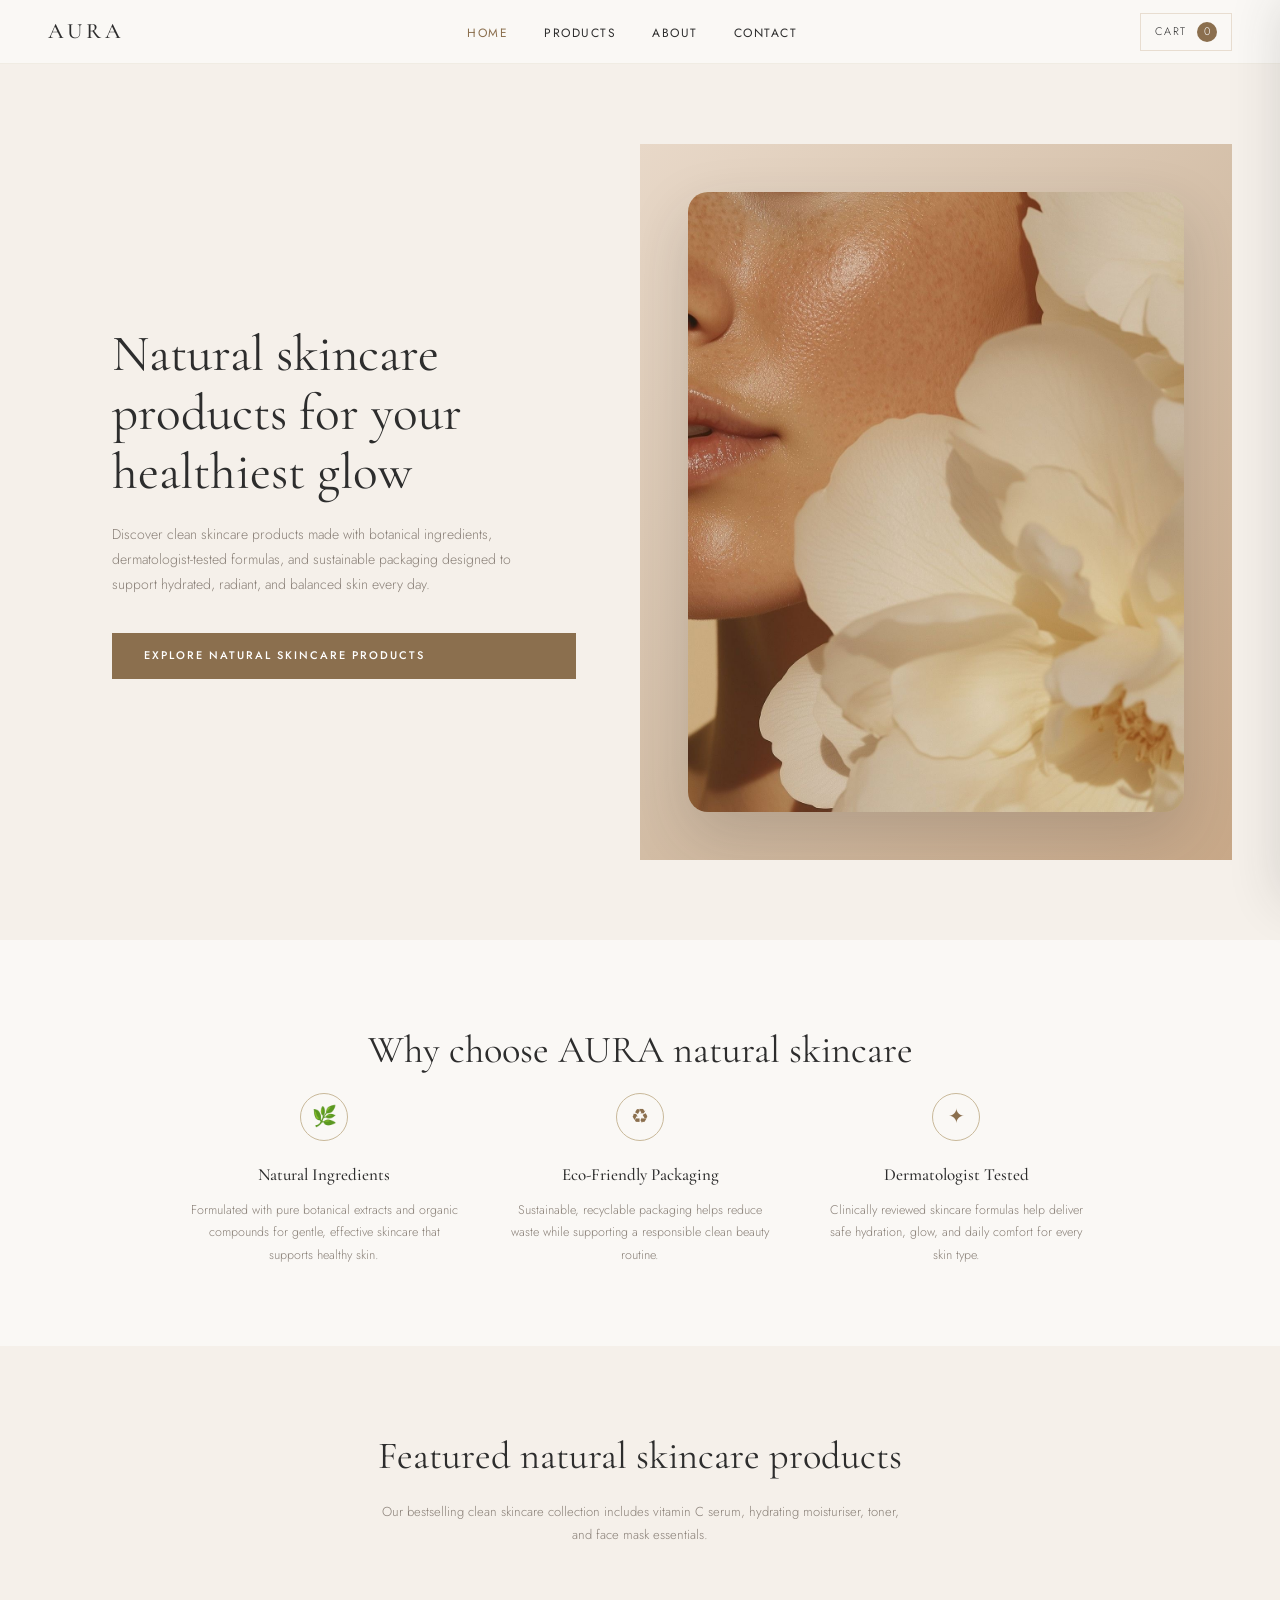
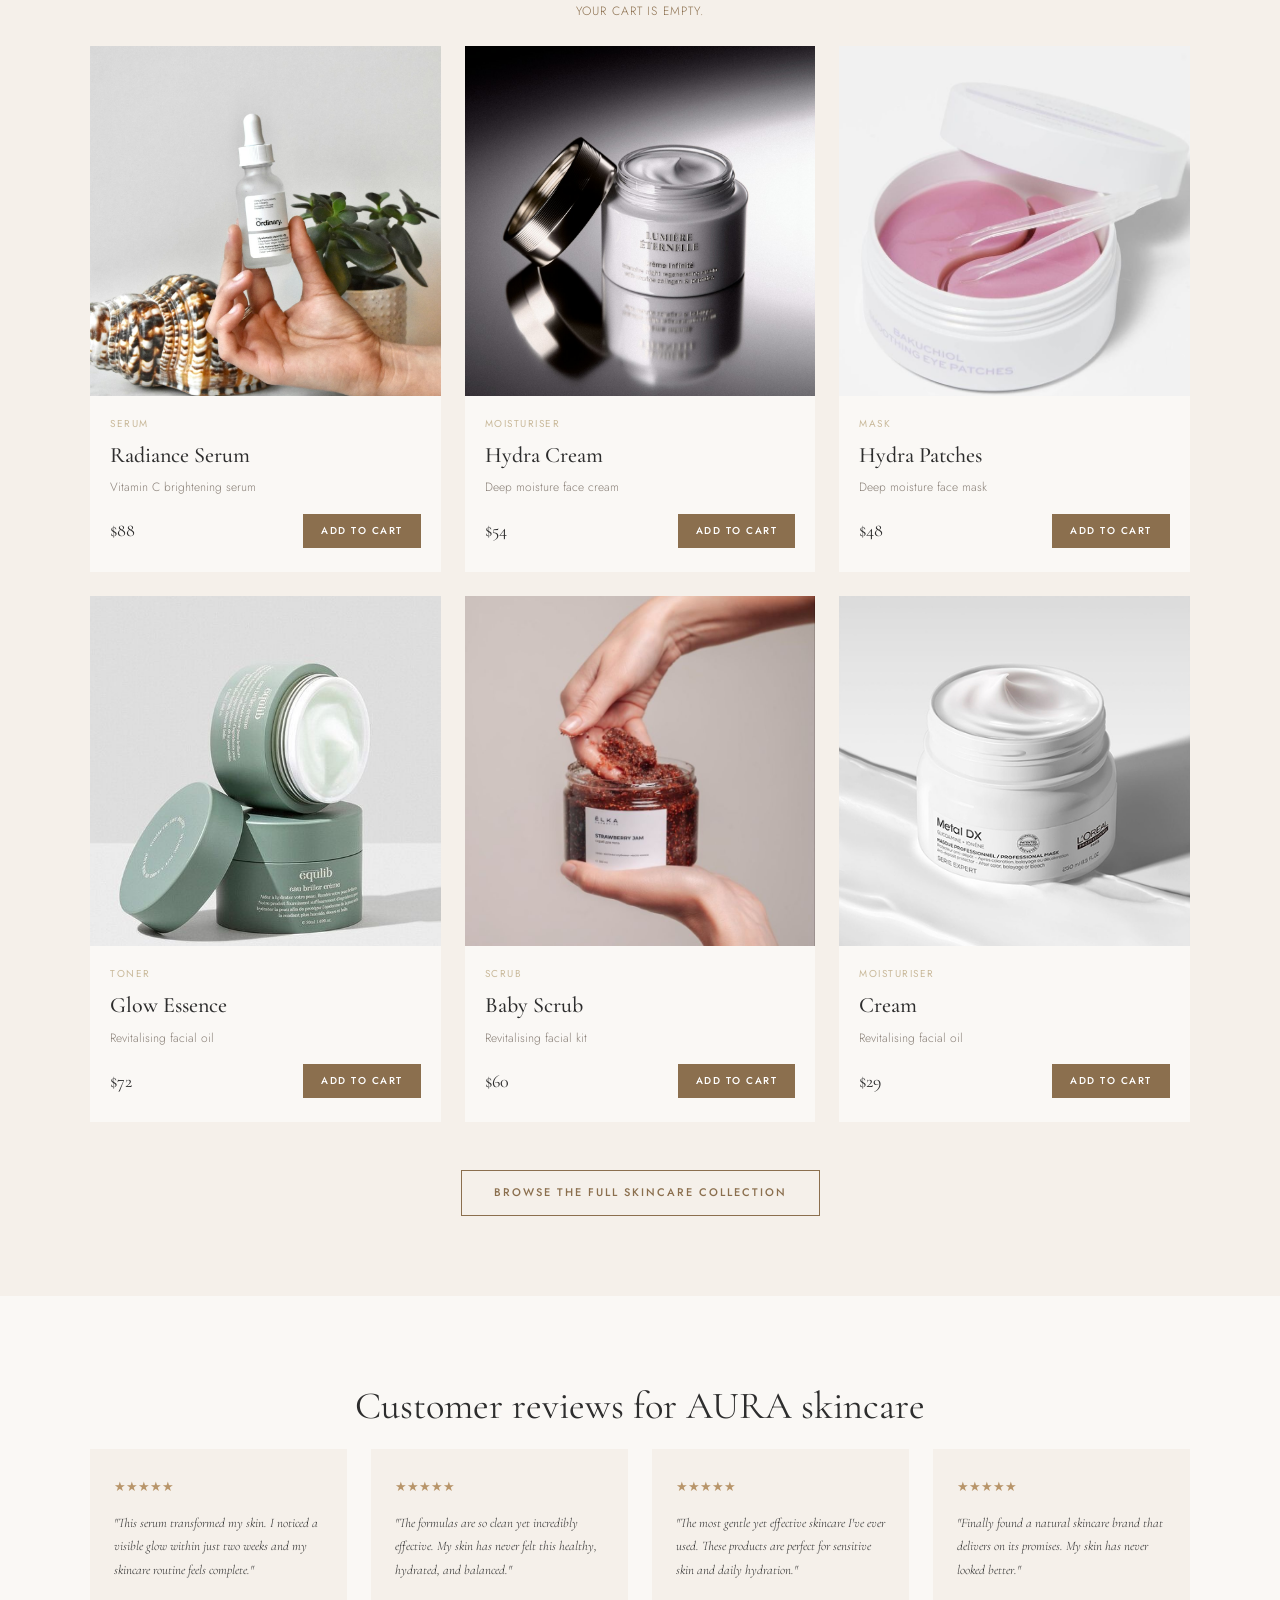
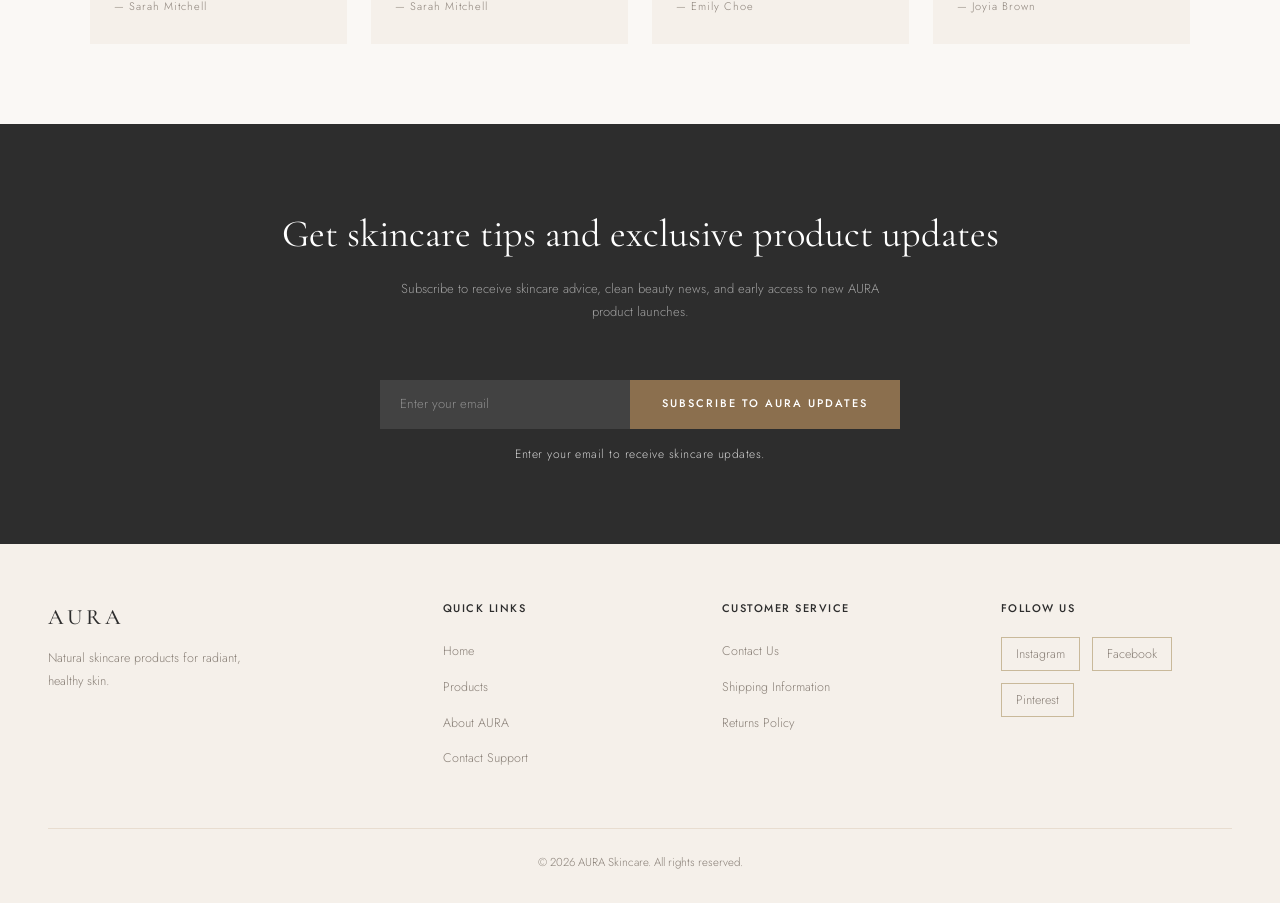
<file: index.html>
<!DOCTYPE html>
<html lang="en">
<head>
<meta charset="UTF-8">
<meta name="viewport" content="width=device-width, initial-scale=1.0">
<meta name="description" content="Explore AURA natural skincare products, clean beauty essentials, vitamin C serum, hydrating face cream, and dermatologist-tested formulas for radiant skin.">
<meta name="keywords" content="natural skincare products, clean skincare, vitamin C serum, hydrating face cream, eco-friendly skincare, dermatologist tested skincare">
<title>AURA Skincare | Natural Skincare Products for Glowing Skin</title>
<link rel="stylesheet" href="style.css">
<style>
  .hero {
    display: grid;
    grid-template-columns: 1fr 1fr;
    min-height: calc(100vh - 64px);
    background: var(--cream);
  }
  .hero-content {
    display: flex;
    flex-direction: column;
    justify-content: center;
    padding: 80px 64px;
  }
  .hero-content h1 {
    font-family: var(--font-display);
    font-size: clamp(36px, 4vw, 56px);
    font-weight: 400;
    line-height: 1.15;
    color: var(--charcoal);
    margin-bottom: 20px;
  }
  .hero-content p {
    font-size: 14px;
    color: var(--text-muted);
    max-width: 420px;
    margin-bottom: 36px;
    line-height: 1.8;
  }
  .hero-image {
    overflow: hidden;
    background: linear-gradient(135deg, #e8d8c8 0%, #d4bfa8 50%, #c8a888 100%);
    display: flex;
    align-items: flex-end;
    justify-content: center;
    padding: 48px;
  }
  .hero-image img {
    width: min(100%, 542px);
    border-radius: 20px;
    box-shadow: 0 24px 60px rgba(45, 45, 45, 0.18);
  }

  .why-section { background: var(--warm-white); }
  .why-grid {
    display: grid;
    grid-template-columns: repeat(3, 1fr);
    gap: 48px;
    max-width: 900px;
    margin: 0 auto;
    text-align: center;
  }
  .why-item .icon {
    width: 48px;
    height: 48px;
    margin: 0 auto 20px;
    border: 1px solid var(--taupe);
    border-radius: 50%;
    display: flex;
    align-items: center;
    justify-content: center;
    color: var(--brown);
    font-size: 20px;
  }
  .why-item h3 {
    font-family: var(--font-display);
    font-size: 17px;
    font-weight: 500;
    margin-bottom: 10px;
    color: var(--charcoal);
  }
  .why-item p {
    font-size: 12.5px;
    color: var(--text-muted);
    line-height: 1.8;
  }

  .featured-section { background: var(--cream); }
  .products-grid {
    display: grid;
    grid-template-columns: repeat(3, 1fr);
    gap: 24px;
    max-width: 1100px;
    margin: 0 auto 48px;
  }

  .testimonials-section { background: var(--warm-white); }
  .testimonials-grid {
    display: grid;
    grid-template-columns: repeat(4, 1fr);
    gap: 24px;
    max-width: 1100px;
    margin: 0 auto;
  }
  .testimonial-card {
    background: var(--cream);
    padding: 28px 24px;
  }
  .stars {
    color: var(--gold);
    font-size: 13px;
    margin-bottom: 14px;
  }
  .testimonial-text {
    font-size: 13px;
    color: var(--charcoal);
    line-height: 1.8;
    margin-bottom: 16px;
    font-style: italic;
    font-family: var(--font-display);
  }
  .testimonial-author {
    font-size: 11px;
    letter-spacing: 1px;
    color: var(--text-muted);
  }

  .newsletter-feedback {
    margin-top: 16px;
    color: rgba(255, 255, 255, 0.78);
    font-size: 12px;
    letter-spacing: 0.04em;
  }

  @media (max-width: 900px) {
    .hero {
      grid-template-columns: 1fr;
      min-height: auto;
    }
    .hero-content {
      padding: 56px 32px;
      order: 2;
    }
    .hero-image {
      order: 1;
      min-height: 300px;
    }
    .why-grid {
      grid-template-columns: 1fr;
      gap: 36px;
    }
    .products-grid {
      grid-template-columns: repeat(2, 1fr);
      gap: 16px;
    }
    .testimonials-grid {
      grid-template-columns: repeat(2, 1fr);
    }
  }
  @media (max-width: 580px) {
    .hero-content {
      padding: 40px 20px;
    }
    .products-grid {
      grid-template-columns: 1fr;
    }
    .testimonials-grid {
      grid-template-columns: 1fr;
    }
  }
</style>
</head>
<body>
<a class="skip-link" href="#main-content">Skip to main content</a>

<header class="site-header">
  <nav aria-label="Primary navigation">
    <a href="index.html" class="nav-logo">AURA</a>
    <ul class="nav-links" id="primaryMenu">
      <li><a href="index.html" class="active">Home</a></li>
      <li><a href="products.html">Products</a></li>
      <li><a href="about.html">About</a></li>
      <li><a href="contact.html">Contact</a></li>
    </ul>
    <div class="nav-actions">
      <button class="cart-toggle" type="button" aria-label="Open shopping cart">
        Cart <span class="cart-count">0</span>
      </button>
      <button class="menu-toggle" type="button" aria-label="Open navigation menu" aria-controls="primaryMenu" aria-expanded="false">
        <span></span>
        <span></span>
        <span></span>
      </button>
    </div>
  </nav>
</header>

<aside class="cart-drawer" aria-label="Shopping cart">
  <div class="cart-drawer-header">
    <h2>Your Cart</h2>
    <button class="cart-close" type="button" aria-label="Close shopping cart">×</button>
  </div>
  <div class="cart-items">
    <p class="cart-empty">Your cart is empty.</p>
  </div>
  <div class="cart-summary">
    <span>Total</span>
    <strong class="cart-total">$0</strong>
  </div>
  <button class="btn-primary clear-cart" type="button">Clear Cart</button>
</aside>
<div class="cart-overlay"></div>

<main class="page-wrap" id="main-content">
  <section class="hero" aria-labelledby="home-hero-title">
    <div class="hero-content">
      <h1 id="home-hero-title">Natural skincare products for your healthiest glow</h1>
      <p>Discover clean skincare products made with botanical ingredients, dermatologist-tested formulas, and sustainable packaging designed to support hydrated, radiant, and balanced skin every day.</p>
      <a href="products.html" class="btn-primary">Explore Natural Skincare Products</a>
    </div>
    <figure class="hero-image">
      <img src="images/hero.jpg" alt="AURA Skincare hero image showing a natural skincare routine and glowing skin" loading="eager">
    </figure>
  </section>

  <section class="why-section">
    <h2 class="section-title">Why choose AURA natural skincare</h2>
    <div class="why-grid">
      <article class="why-item">
        <div class="icon" aria-hidden="true">🌿</div>
        <h3>Natural Ingredients</h3>
        <p>Formulated with pure botanical extracts and organic compounds for gentle, effective skincare that supports healthy skin.</p>
      </article>
      <article class="why-item">
        <div class="icon" aria-hidden="true">♻</div>
        <h3>Eco-Friendly Packaging</h3>
        <p>Sustainable, recyclable packaging helps reduce waste while supporting a responsible clean beauty routine.</p>
      </article>
      <article class="why-item">
        <div class="icon" aria-hidden="true">✦</div>
        <h3>Dermatologist Tested</h3>
        <p>Clinically reviewed skincare formulas help deliver safe hydration, glow, and daily comfort for every skin type.</p>
      </article>
    </div>
  </section>

  <section class="featured-section">
    <h2 class="section-title">Featured natural skincare products</h2>
    <p class="section-sub">Our bestselling clean skincare collection includes vitamin C serum, hydrating moisturiser, toner, and face mask essentials.</p>
    <p class="cart-status" aria-live="polite">Your cart is empty.</p>
    <div class="products-grid">
      <article class="product-card">
        <img src="images/ordinary.jpg" class="product-card-img" alt="Radiance Serum vitamin C bottle from the AURA skincare collection" loading="lazy">
        <div class="product-card-body">
          <div class="product-badge">Serum</div>
          <h3 class="product-name">Radiance Serum</h3>
          <p class="product-desc">Vitamin C brightening serum</p>
          <div class="product-footer">
            <span class="product-price">$88</span>
            <button class="btn-cart" type="button" aria-label="Add Radiance Serum to cart">Add to Cart</button>
          </div>
        </div>
      </article>
      <article class="product-card">
        <img src="images/glasscream.jpg" class="product-card-img" alt="Hydra Cream moisturiser jar for deep moisture skincare" loading="lazy">
        <div class="product-card-body">
          <div class="product-badge">Moisturiser</div>
          <h3 class="product-name">Hydra Cream</h3>
          <p class="product-desc">Deep moisture face cream</p>
          <div class="product-footer">
            <span class="product-price">$54</span>
            <button class="btn-cart" type="button" aria-label="Add Hydra Cream to cart">Add to Cart</button>
          </div>
        </div>
      </article>
      <article class="product-card">
        <img src="images/patches.jpg" class="product-card-img" alt="Hydra Patches face mask product for overnight hydration" loading="lazy">
        <div class="product-card-body">
          <div class="product-badge">Mask</div>
          <h3 class="product-name">Hydra Patches</h3>
          <p class="product-desc">Deep moisture face mask</p>
          <div class="product-footer">
            <span class="product-price">$48</span>
            <button class="btn-cart" type="button" aria-label="Add Hydra Patches to cart">Add to Cart</button>
          </div>
        </div>
      </article>
      <article class="product-card">
        <img src="images/greencream.jpg" class="product-card-img" alt="Glow Essence toner bottle with botanical skincare formula" loading="lazy">
        <div class="product-card-body">
          <div class="product-badge">Toner</div>
          <h3 class="product-name">Glow Essence</h3>
          <p class="product-desc">Revitalising facial oil</p>
          <div class="product-footer">
            <span class="product-price">$72</span>
            <button class="btn-cart" type="button" aria-label="Add Glow Essence to cart">Add to Cart</button>
          </div>
        </div>
      </article>
      <article class="product-card">
        <img src="images/scrab.jpg" class="product-card-img" alt="Baby Scrub exfoliating skincare product for soft and smooth skin" loading="lazy">
        <div class="product-card-body">
          <div class="product-badge">Scrub</div>
          <h3 class="product-name">Baby Scrub</h3>
          <p class="product-desc">Revitalising facial kit</p>
          <div class="product-footer">
            <span class="product-price">$60</span>
            <button class="btn-cart" type="button" aria-label="Add Baby Scrub to cart">Add to Cart</button>
          </div>
        </div>
      </article>
      <article class="product-card">
        <img src="images/whitecream.png" class="product-card-img" alt="Classic AURA moisturiser cream for daily hydration and glow" loading="lazy">
        <div class="product-card-body">
          <div class="product-badge">Moisturiser</div>
          <h3 class="product-name">Cream</h3>
          <p class="product-desc">Revitalising facial oil</p>
          <div class="product-footer">
            <span class="product-price">$29</span>
            <button class="btn-cart" type="button" aria-label="Add Cream moisturiser to cart">Add to Cart</button>
          </div>
        </div>
      </article>
    </div>
    <div class="center">
      <a href="products.html" class="btn-outline">Browse the Full Skincare Collection</a>
    </div>
  </section>

  <section class="testimonials-section">
    <h2 class="section-title">Customer reviews for AURA skincare</h2>
    <div class="testimonials-grid">
      <article class="testimonial-card">
        <div class="stars" aria-label="Five star review">★★★★★</div>
        <p class="testimonial-text">"This serum transformed my skin. I noticed a visible glow within just two weeks and my skincare routine feels complete."</p>
        <p class="testimonial-author">— Sarah Mitchell</p>
      </article>
      <article class="testimonial-card">
        <div class="stars" aria-label="Five star review">★★★★★</div>
        <p class="testimonial-text">"The formulas are so clean yet incredibly effective. My skin has never felt this healthy, hydrated, and balanced."</p>
        <p class="testimonial-author">— Sarah Mitchell</p>
      </article>
      <article class="testimonial-card">
        <div class="stars" aria-label="Five star review">★★★★★</div>
        <p class="testimonial-text">"The most gentle yet effective skincare I've ever used. These products are perfect for sensitive skin and daily hydration."</p>
        <p class="testimonial-author">— Emily Choe</p>
      </article>
      <article class="testimonial-card">
        <div class="stars" aria-label="Five star review">★★★★★</div>
        <p class="testimonial-text">"Finally found a natural skincare brand that delivers on its promises. My skin has never looked better."</p>
        <p class="testimonial-author">— Joyia Brown</p>
      </article>
    </div>
  </section>

  <section class="newsletter-section" aria-labelledby="newsletter-title">
    <h2 class="section-title" id="newsletter-title">Get skincare tips and exclusive product updates</h2>
    <p class="section-sub">Subscribe to receive skincare advice, clean beauty news, and early access to new AURA product launches.</p>
    <form class="newsletter-form" action="#" method="post">
      <label class="visually-hidden" for="newsletterEmail">Email address for skincare updates</label>
      <input id="newsletterEmail" type="email" name="email" placeholder="Enter your email" required>
      <button class="btn-primary" type="submit">Subscribe to AURA Updates</button>
    </form>
    <p class="newsletter-feedback" aria-live="polite">Enter your email to receive skincare updates.</p>
  </section>
</main>

<footer>
  <div class="footer-grid">
    <div class="footer-brand">
      <a href="index.html" class="nav-logo">AURA</a>
      <p>Natural skincare products for radiant, healthy skin.</p>
    </div>
    <div class="footer-col">
      <h2>Quick Links</h2>
      <ul>
        <li><a href="index.html">Home</a></li>
        <li><a href="products.html">Products</a></li>
        <li><a href="about.html">About AURA</a></li>
        <li><a href="contact.html">Contact Support</a></li>
      </ul>
    </div>
    <div class="footer-col">
      <h2>Customer Service</h2>
      <ul>
        <li><a href="contact.html">Contact Us</a></li>
        <li><a href="contact.html#shipping-information">Shipping Information</a></li>
        <li><a href="contact.html#returns-policy">Returns Policy</a></li>
      </ul>
    </div>
    <div class="footer-col">
      <h2>Follow Us</h2>
      <div class="social-links">
        <a href="https://www.instagram.com/" class="social-link" aria-label="Visit AURA on Instagram">Instagram</a>
        <a href="https://www.facebook.com/" class="social-link" aria-label="Visit AURA on Facebook">Facebook</a>
        <a href="https://www.pinterest.com/" class="social-link" aria-label="Visit AURA on Pinterest">Pinterest</a>
      </div>
    </div>
  </div>
  <div class="footer-bottom">© 2026 AURA Skincare. All rights reserved.</div>
</footer>

<script src="script.js"></script>
</body>
</html>
</file>
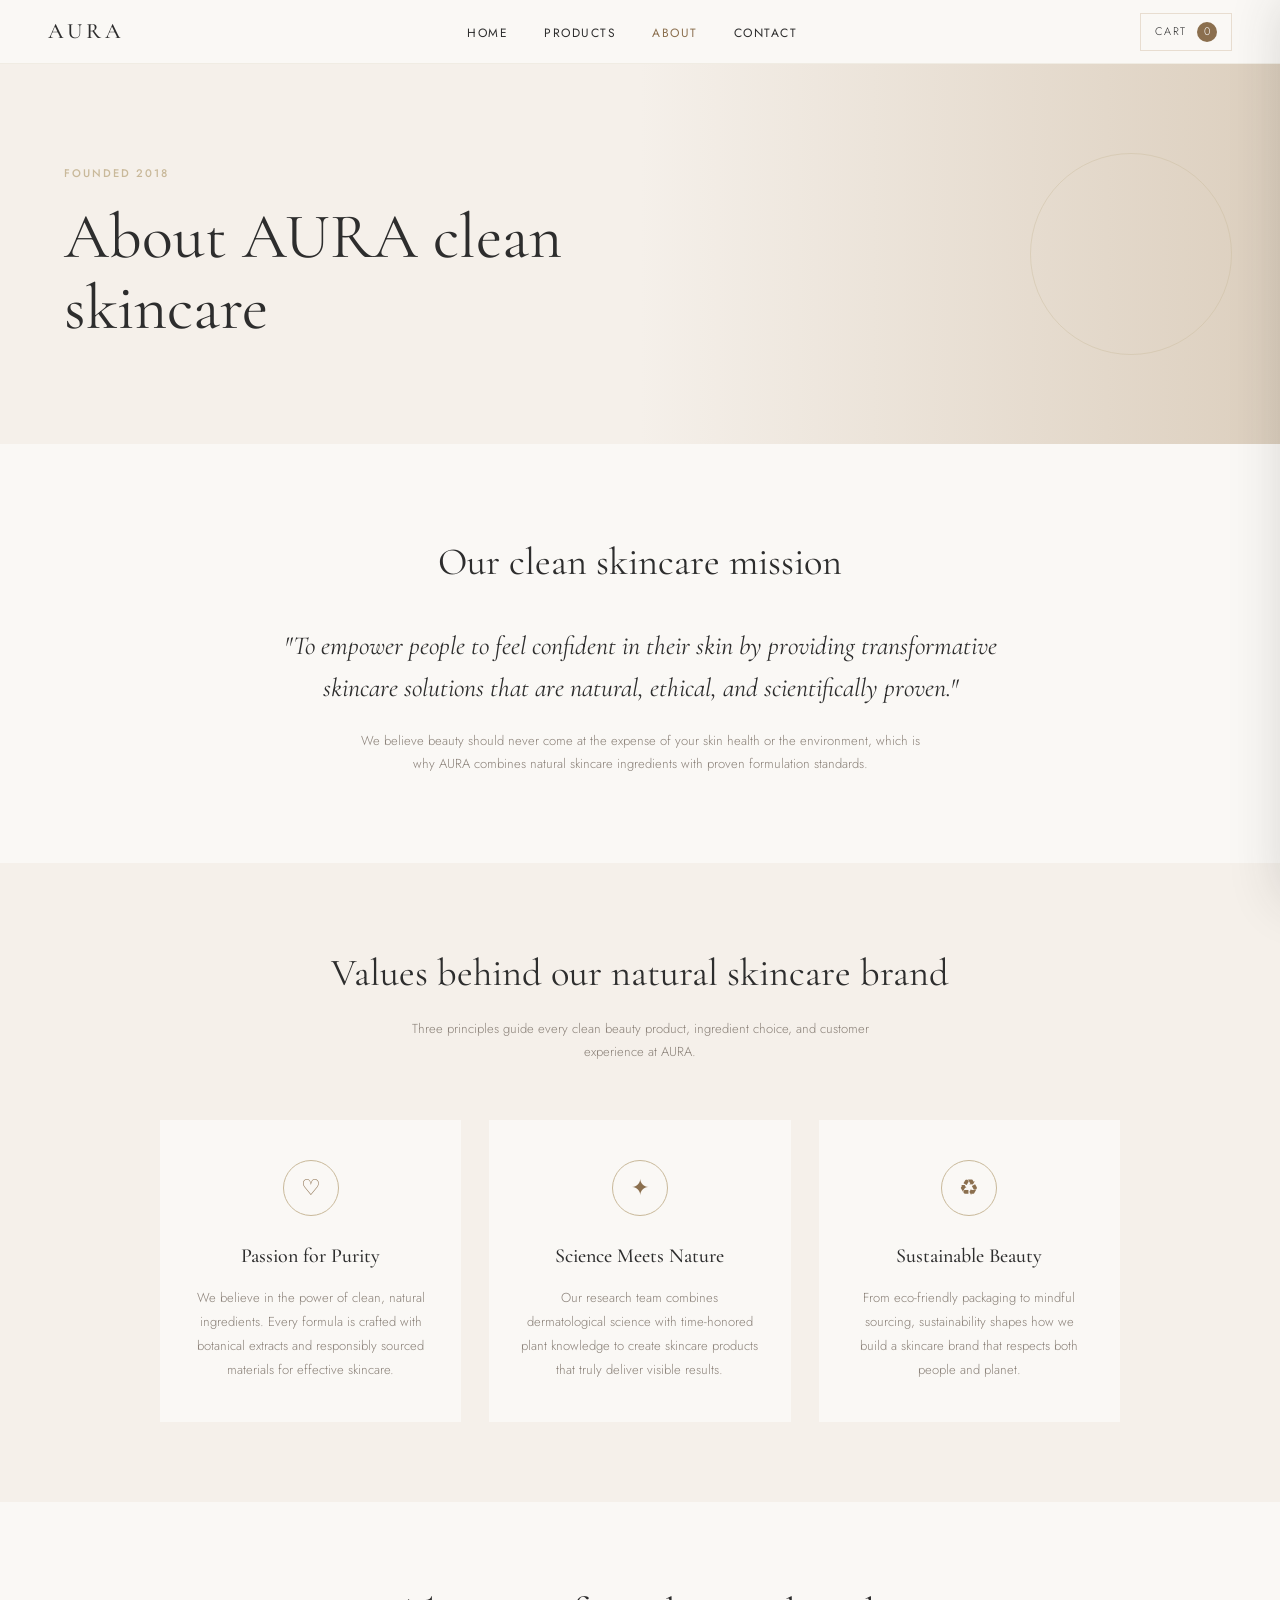
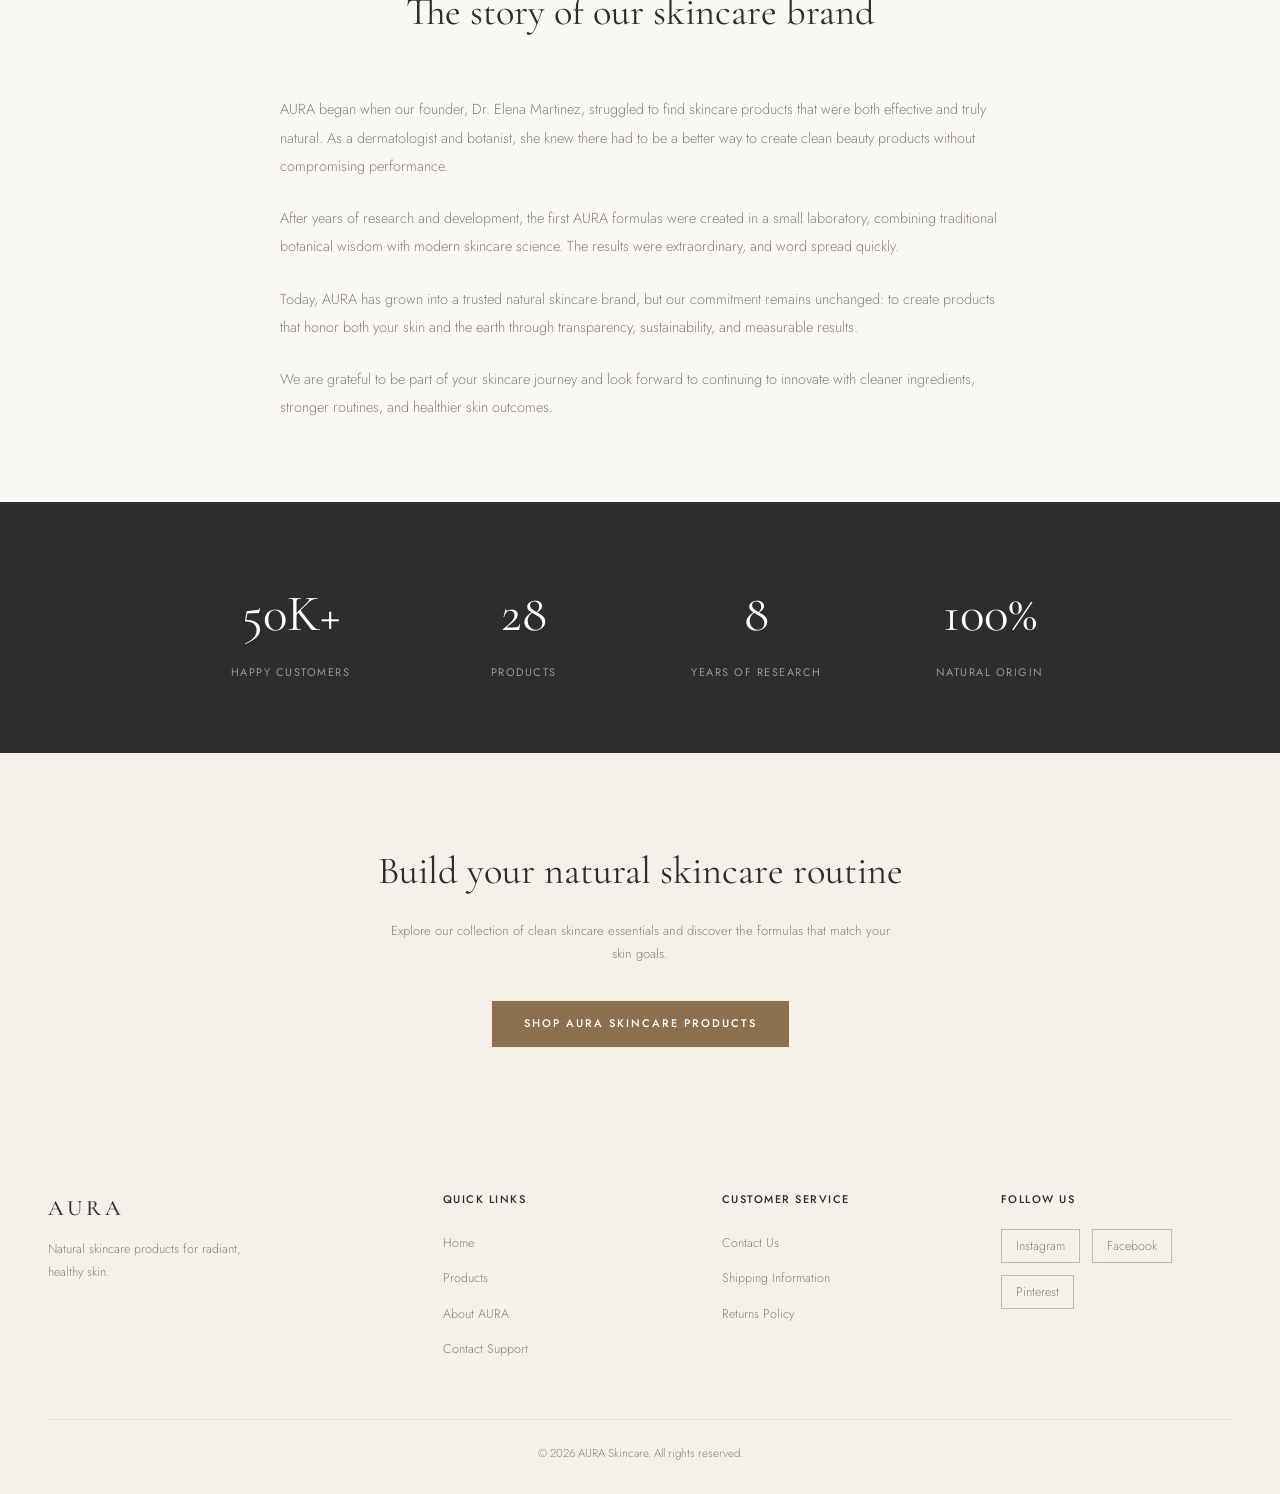
<file: about.html>
<!DOCTYPE html>
<html lang="en">
<head>
<meta charset="UTF-8">
<meta name="viewport" content="width=device-width, initial-scale=1.0">
<meta name="description" content="Learn about AURA Skincare, our clean beauty mission, sustainable skincare values, and the natural skincare philosophy behind every product we create.">
<meta name="keywords" content="about skincare brand, clean beauty brand, sustainable skincare, natural skincare philosophy, dermatologist skincare brand">
<title>About AURA Skincare | Clean Beauty Brand Story</title>
<link rel="stylesheet" href="style.css">
<style>
  .about-hero {
    background: var(--cream);
    position: relative;
    overflow: hidden;
    min-height: 380px;
    display: flex;
    align-items: center;
    padding: 80px 64px;
  }
  .about-hero-content {
    position: relative;
    z-index: 1;
  }
  .about-hero-eyebrow {
    font-size: 11px;
    letter-spacing: 2px;
    text-transform: uppercase;
    color: var(--taupe);
    margin-bottom: 20px;
    font-weight: 500;
    display: block;
  }
  .about-hero h1 {
    font-family: var(--font-display);
    font-size: clamp(36px, 5vw, 64px);
    font-weight: 400;
    color: var(--charcoal);
    line-height: 1.1;
    max-width: 560px;
  }
  .about-hero-deco {
    position: absolute;
    right: 0;
    top: 0;
    bottom: 0;
    width: 50%;
    background: linear-gradient(to left, rgba(200,180,154,0.55) 0%, transparent 100%);
    pointer-events: none;
  }
  .about-hero-deco::after {
    content: "";
    position: absolute;
    right: 48px;
    top: 50%;
    transform: translateY(-50%);
    width: 200px;
    height: 200px;
    border: 1px solid rgba(201,185,154,0.4);
    border-radius: 50%;
  }

  .mission-section {
    background: var(--warm-white);
    text-align: center;
    padding: 88px 48px;
  }
  .mission-quote {
    font-family: var(--font-display);
    font-size: clamp(18px, 2.5vw, 26px);
    font-weight: 400;
    color: var(--charcoal);
    max-width: 720px;
    margin: 0 auto 20px;
    line-height: 1.6;
    font-style: italic;
  }
  .mission-sub {
    font-size: 13px;
    color: var(--text-muted);
    max-width: 560px;
    margin: 0 auto;
    line-height: 1.8;
  }

  .values-section { background: var(--cream); }
  .values-grid {
    display: grid;
    grid-template-columns: repeat(3, 1fr);
    gap: 28px;
    max-width: 960px;
    margin: 0 auto;
  }
  .value-card {
    background: var(--warm-white);
    padding: 40px 32px;
    text-align: center;
    transition: transform 0.3s;
  }
  .value-card:hover { transform: translateY(-4px); }
  .value-card .icon {
    width: 56px;
    height: 56px;
    border: 1px solid var(--taupe);
    border-radius: 50%;
    display: flex;
    align-items: center;
    justify-content: center;
    margin: 0 auto 24px;
    font-size: 22px;
    color: var(--brown);
  }
  .value-card h3 {
    font-family: var(--font-display);
    font-size: 20px;
    font-weight: 500;
    margin-bottom: 14px;
    color: var(--charcoal);
  }
  .value-card p {
    font-size: 13px;
    color: var(--text-muted);
    line-height: 1.85;
  }

  .story-section { background: var(--warm-white); }
  .story-inner {
    max-width: 720px;
    margin: 0 auto;
  }
  .story-inner p {
    font-size: 14.5px;
    color: var(--text-muted);
    line-height: 1.95;
    margin-bottom: 24px;
  }
  .story-inner p:last-child { margin-bottom: 0; }

  .stats-section {
    background: var(--charcoal);
    padding: 72px 48px;
  }
  .stats-grid {
    display: grid;
    grid-template-columns: repeat(4, 1fr);
    gap: 32px;
    max-width: 900px;
    margin: 0 auto;
    text-align: center;
  }
  .stat-number {
    font-family: var(--font-display);
    font-size: clamp(36px, 4vw, 52px);
    font-weight: 400;
    color: white;
    margin-bottom: 8px;
  }
  .stat-label {
    font-size: 11px;
    letter-spacing: 1.5px;
    text-transform: uppercase;
    color: rgba(255,255,255,0.5);
    font-weight: 400;
  }

  .cta-section {
    background: var(--cream);
    text-align: center;
    padding: 88px 48px;
  }

  @media (max-width: 900px) {
    .about-hero {
      padding: 64px 32px;
      min-height: 280px;
    }
    .about-hero-deco { width: 30%; }
    .mission-section { padding: 64px 24px; }
    .values-section { padding: 56px 24px; }
    .values-grid {
      grid-template-columns: 1fr;
      gap: 20px;
    }
    .story-section { padding: 56px 24px; }
    .stats-section { padding: 56px 24px; }
    .stats-grid { grid-template-columns: repeat(2, 1fr); }
    .cta-section { padding: 64px 24px; }
  }
  @media (max-width: 580px) {
    .about-hero {
      padding: 48px 20px;
      min-height: 220px;
    }
    .about-hero-deco { display: none; }
    .stats-grid {
      grid-template-columns: repeat(2, 1fr);
      gap: 24px;
    }
  }
</style>
</head>
<body>
<a class="skip-link" href="#main-content">Skip to main content</a>

<header class="site-header">
  <nav aria-label="Primary navigation">
    <a href="index.html" class="nav-logo">AURA</a>
    <ul class="nav-links" id="primaryMenu">
      <li><a href="index.html">Home</a></li>
      <li><a href="products.html">Products</a></li>
      <li><a href="about.html" class="active">About</a></li>
      <li><a href="contact.html">Contact</a></li>
    </ul>
    <div class="nav-actions">
      <button class="cart-toggle" type="button" aria-label="Open shopping cart">
        Cart <span class="cart-count">0</span>
      </button>
      <button class="menu-toggle" type="button" aria-label="Open navigation menu" aria-controls="primaryMenu" aria-expanded="false">
        <span></span>
        <span></span>
        <span></span>
      </button>
    </div>
  </nav>
</header>

<aside class="cart-drawer" aria-label="Shopping cart">
  <div class="cart-drawer-header">
    <h2>Your Cart</h2>
    <button class="cart-close" type="button" aria-label="Close shopping cart">×</button>
  </div>
  <div class="cart-items">
    <p class="cart-empty">Your cart is empty.</p>
  </div>
  <div class="cart-summary">
    <span>Total</span>
    <strong class="cart-total">$0</strong>
  </div>
  <button class="btn-primary clear-cart" type="button">Clear Cart</button>
</aside>
<div class="cart-overlay"></div>

<main class="page-wrap" id="main-content">
  <section class="about-hero" aria-labelledby="about-hero-title">
    <div class="about-hero-content">
      <span class="about-hero-eyebrow">Founded 2018</span>
      <h1 id="about-hero-title">About AURA clean skincare</h1>
    </div>
    <div class="about-hero-deco" aria-hidden="true"></div>
  </section>

  <section class="mission-section">
    <h2 class="section-title" style="margin-bottom:32px;">Our clean skincare mission</h2>
    <p class="mission-quote">"To empower people to feel confident in their skin by providing transformative skincare solutions that are natural, ethical, and scientifically proven."</p>
    <p class="mission-sub">We believe beauty should never come at the expense of your skin health or the environment, which is why AURA combines natural skincare ingredients with proven formulation standards.</p>
  </section>

  <section class="values-section">
    <h2 class="section-title">Values behind our natural skincare brand</h2>
    <p class="section-sub">Three principles guide every clean beauty product, ingredient choice, and customer experience at AURA.</p>
    <div class="values-grid">
      <article class="value-card">
        <div class="icon" aria-hidden="true">♡</div>
        <h3>Passion for Purity</h3>
        <p>We believe in the power of clean, natural ingredients. Every formula is crafted with botanical extracts and responsibly sourced materials for effective skincare.</p>
      </article>
      <article class="value-card">
        <div class="icon" aria-hidden="true">✦</div>
        <h3>Science Meets Nature</h3>
        <p>Our research team combines dermatological science with time-honored plant knowledge to create skincare products that truly deliver visible results.</p>
      </article>
      <article class="value-card">
        <div class="icon" aria-hidden="true">♻</div>
        <h3>Sustainable Beauty</h3>
        <p>From eco-friendly packaging to mindful sourcing, sustainability shapes how we build a skincare brand that respects both people and planet.</p>
      </article>
    </div>
  </section>

  <section class="story-section">
    <h2 class="section-title" style="margin-bottom:52px;">The story of our skincare brand</h2>
    <div class="story-inner">
      <p>AURA began when our founder, Dr. Elena Martinez, struggled to find skincare products that were both effective and truly natural. As a dermatologist and botanist, she knew there had to be a better way to create clean beauty products without compromising performance.</p>
      <p>After years of research and development, the first AURA formulas were created in a small laboratory, combining traditional botanical wisdom with modern skincare science. The results were extraordinary, and word spread quickly.</p>
      <p>Today, AURA has grown into a trusted natural skincare brand, but our commitment remains unchanged: to create products that honor both your skin and the earth through transparency, sustainability, and measurable results.</p>
      <p>We are grateful to be part of your skincare journey and look forward to continuing to innovate with cleaner ingredients, stronger routines, and healthier skin outcomes.</p>
    </div>
  </section>

  <section class="stats-section" aria-label="AURA brand statistics">
    <div class="stats-grid">
      <div>
        <div class="stat-number">50K+</div>
        <div class="stat-label">Happy Customers</div>
      </div>
      <div>
        <div class="stat-number">28</div>
        <div class="stat-label">Products</div>
      </div>
      <div>
        <div class="stat-number">8</div>
        <div class="stat-label">Years of Research</div>
      </div>
      <div>
        <div class="stat-number">100%</div>
        <div class="stat-label">Natural Origin</div>
      </div>
    </div>
  </section>

  <section class="cta-section">
    <h2 class="section-title" style="margin-bottom:16px;">Build your natural skincare routine</h2>
    <p class="section-sub" style="margin-bottom:36px;">Explore our collection of clean skincare essentials and discover the formulas that match your skin goals.</p>
    <a href="products.html" class="btn-primary">Shop AURA Skincare Products</a>
  </section>
</main>

<footer>
  <div class="footer-grid">
    <div class="footer-brand">
      <a href="index.html" class="nav-logo">AURA</a>
      <p>Natural skincare products for radiant, healthy skin.</p>
    </div>
    <div class="footer-col">
      <h2>Quick Links</h2>
      <ul>
        <li><a href="index.html">Home</a></li>
        <li><a href="products.html">Products</a></li>
        <li><a href="about.html">About AURA</a></li>
        <li><a href="contact.html">Contact Support</a></li>
      </ul>
    </div>
    <div class="footer-col">
      <h2>Customer Service</h2>
      <ul>
        <li><a href="contact.html">Contact Us</a></li>
        <li><a href="contact.html#shipping-information">Shipping Information</a></li>
        <li><a href="contact.html#returns-policy">Returns Policy</a></li>
      </ul>
    </div>
    <div class="footer-col">
      <h2>Follow Us</h2>
      <div class="social-links">
        <a href="https://www.instagram.com/" class="social-link" aria-label="Visit AURA on Instagram">Instagram</a>
        <a href="https://www.facebook.com/" class="social-link" aria-label="Visit AURA on Facebook">Facebook</a>
        <a href="https://www.pinterest.com/" class="social-link" aria-label="Visit AURA on Pinterest">Pinterest</a>
      </div>
    </div>
  </div>
  <div class="footer-bottom">© 2026 AURA Skincare. All rights reserved.</div>
</footer>

<script src="script.js"></script>
</body>
</html>
</file>
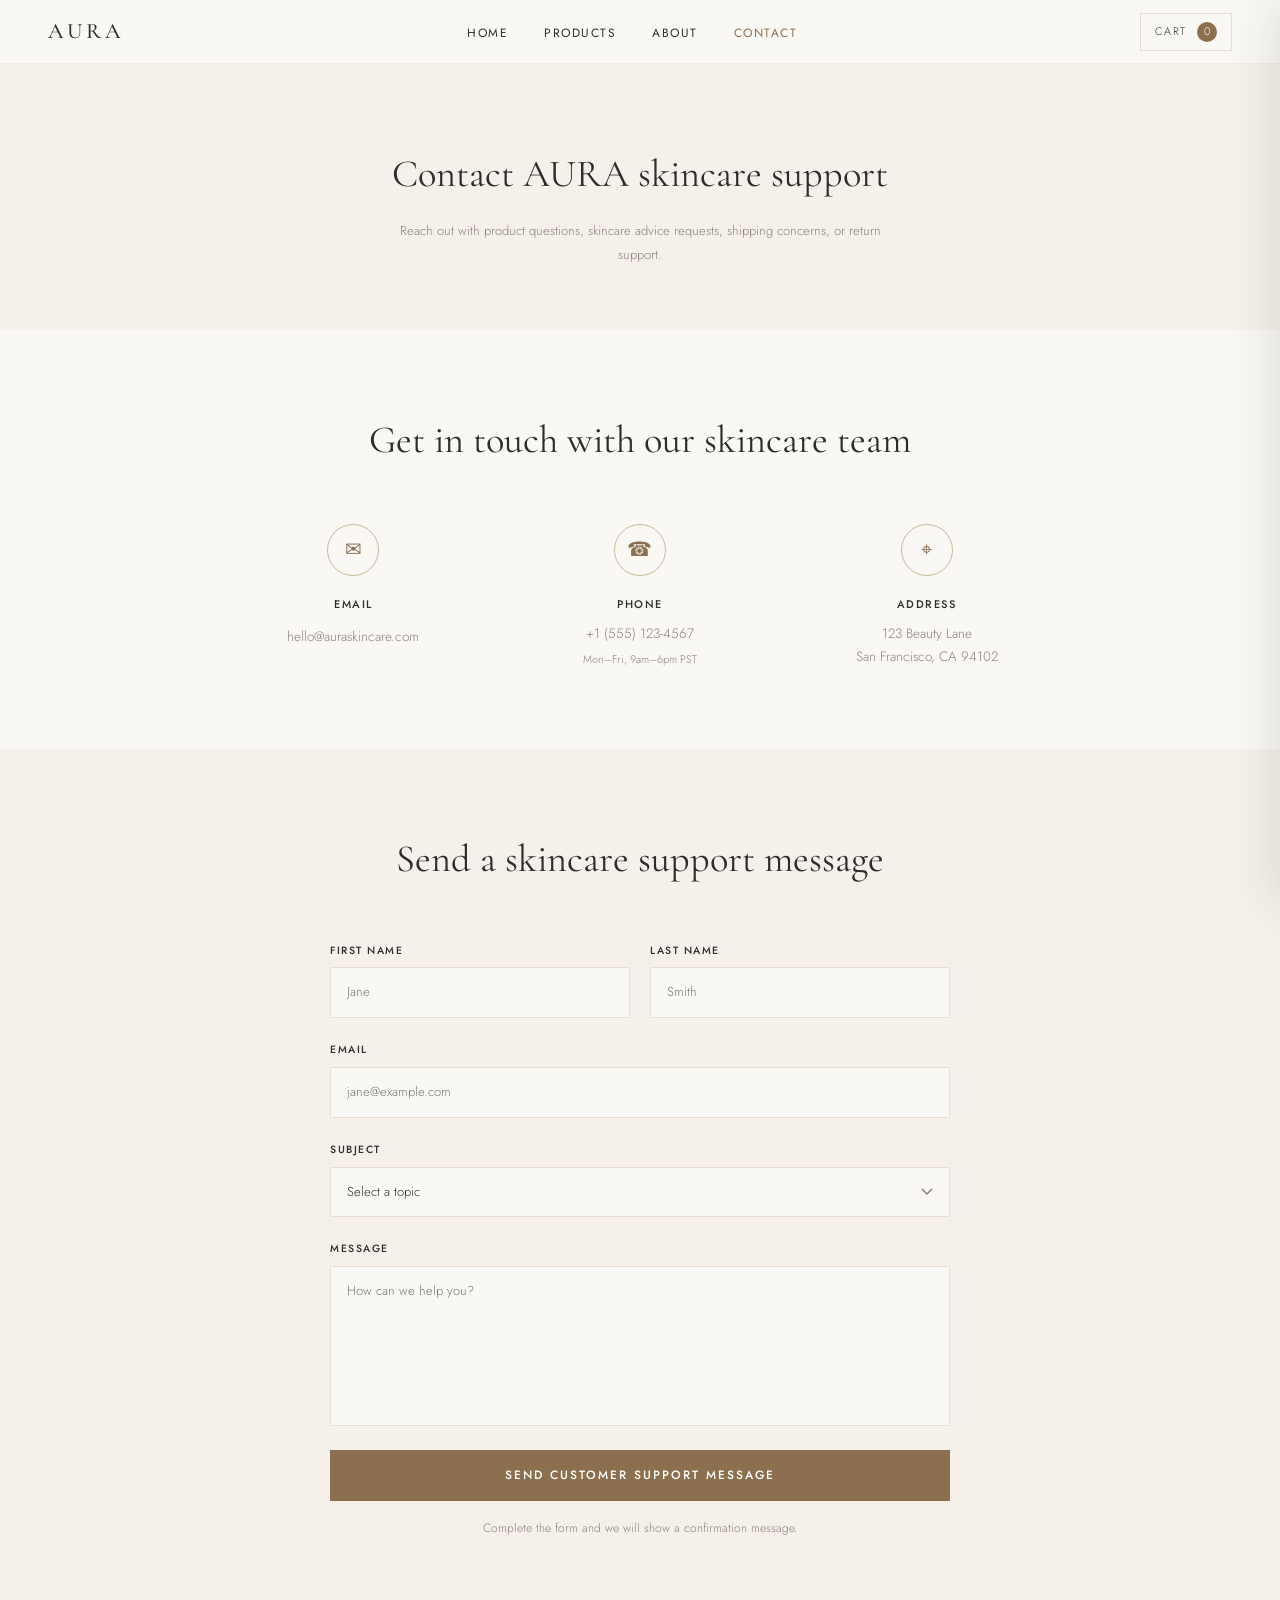
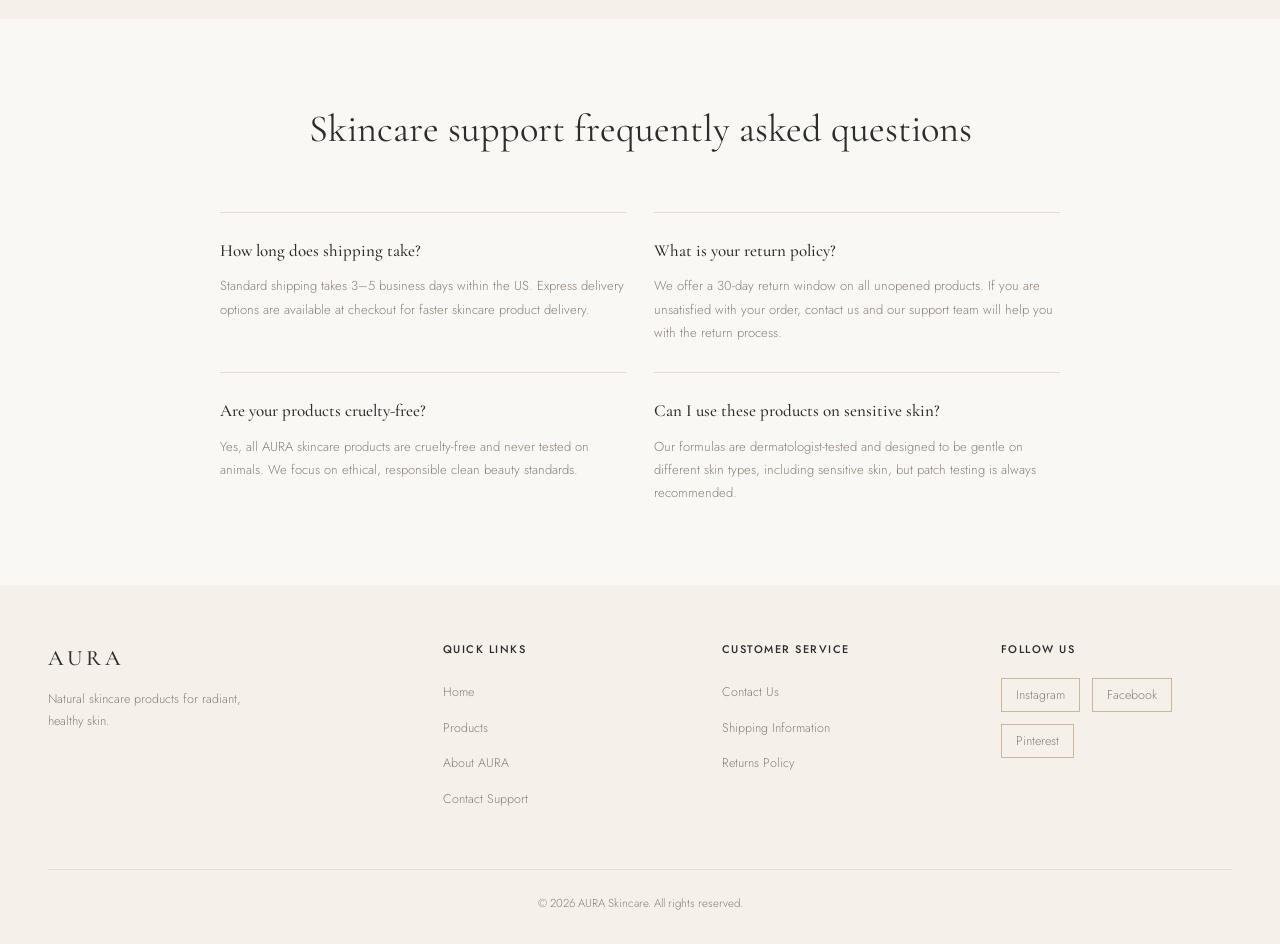
<file: contact.html>
<!DOCTYPE html>
<html lang="en">
<head>
<meta charset="UTF-8">
<meta name="viewport" content="width=device-width, initial-scale=1.0">
<meta name="description" content="Contact AURA Skincare for customer support, shipping information, returns help, skincare advice, and natural skincare product questions.">
<meta name="keywords" content="contact skincare brand, skincare customer support, shipping information, returns policy, skincare advice, contact AURA skincare">
<title>Contact AURA Skincare | Customer Support and FAQ</title>
<link rel="stylesheet" href="style.css">
<style>
  .contact-hero {
    background: var(--cream);
    text-align: center;
    padding: 80px 48px 64px;
  }

  .touch-section { background: var(--warm-white); }
  .contact-info-grid {
    display: grid;
    grid-template-columns: repeat(3, 1fr);
    gap: 40px;
    max-width: 820px;
    margin: 0 auto;
    text-align: center;
  }
  .contact-info-item .icon {
    width: 52px;
    height: 52px;
    border: 1px solid var(--taupe);
    border-radius: 50%;
    display: flex;
    align-items: center;
    justify-content: center;
    margin: 0 auto 20px;
    color: var(--brown);
    font-size: 20px;
  }
  .contact-info-item h2 {
    font-size: 11px;
    letter-spacing: 1.5px;
    text-transform: uppercase;
    font-weight: 500;
    margin-bottom: 10px;
    color: var(--charcoal);
    font-family: var(--font-body);
  }
  .contact-info-item p,
  .contact-info-item a {
    font-size: 13.5px;
    color: var(--text-muted);
    text-decoration: none;
    line-height: 1.7;
  }
  .contact-info-item a:hover { color: var(--brown); }

  .form-section { background: var(--cream); }
  .contact-form {
    max-width: 620px;
    margin: 0 auto;
    display: flex;
    flex-direction: column;
    gap: 24px;
  }
  .form-row {
    display: grid;
    grid-template-columns: 1fr 1fr;
    gap: 20px;
  }
  .form-group {
    display: flex;
    flex-direction: column;
    gap: 8px;
  }
  .form-group label {
    font-size: 10.5px;
    letter-spacing: 1.5px;
    text-transform: uppercase;
    color: var(--charcoal);
    font-weight: 500;
  }
  .form-group input,
  .form-group textarea,
  .form-group select {
    padding: 14px 16px;
    border: 1px solid var(--sand);
    background: var(--warm-white);
    font-family: var(--font-body);
    font-size: 13px;
    color: var(--charcoal);
    outline: none;
    transition: border-color 0.2s;
    appearance: none;
  }
  .form-group input:focus,
  .form-group textarea:focus,
  .form-group select:focus { border-color: var(--taupe); }
  .form-group textarea {
    height: 160px;
    resize: none;
  }
  .form-group select {
    cursor: pointer;
    background-image: url("data:image/svg+xml,%3Csvg xmlns='http://www.w3.org/2000/svg' width='12' height='8' viewBox='0 0 12 8'%3E%3Cpath d='M1 1l5 5 5-5' stroke='%238a8078' stroke-width='1.5' fill='none'/%3E%3C/svg%3E");
    background-repeat: no-repeat;
    background-position: right 16px center;
  }

  .form-submit {
    align-self: stretch;
    padding: 16px;
    font-size: 12px;
    letter-spacing: 2px;
  }

  .form-success {
    display: none;
    text-align: center;
    padding: 48px 32px;
    background: var(--warm-white);
  }
  .form-success.visible { display: block; }
  .form-success .check {
    font-size: 40px;
    margin-bottom: 20px;
    color: var(--brown);
  }
  .form-success h3 {
    font-family: var(--font-display);
    font-size: 24px;
    font-weight: 400;
    margin-bottom: 12px;
  }
  .form-success p {
    font-size: 13px;
    color: var(--text-muted);
  }

  .faq-section { background: var(--warm-white); }
  .faq-grid {
    display: grid;
    grid-template-columns: repeat(2, 1fr);
    gap: 28px;
    max-width: 840px;
    margin: 0 auto;
  }
  .faq-item {
    border-top: 1px solid var(--sand);
    padding-top: 24px;
  }
  .faq-item h3 {
    font-family: var(--font-display);
    font-size: 17px;
    font-weight: 500;
    margin-bottom: 10px;
    color: var(--charcoal);
  }
  .faq-item p {
    font-size: 13px;
    color: var(--text-muted);
    line-height: 1.8;
  }

  @media (max-width: 900px) {
    .contact-hero { padding: 56px 24px 48px; }
    .touch-section { padding: 56px 24px; }
    .contact-info-grid {
      grid-template-columns: 1fr;
      gap: 32px;
    }
    .form-section { padding: 56px 24px; }
    .form-row { grid-template-columns: 1fr; }
    .faq-section { padding: 56px 24px; }
    .faq-grid {
      grid-template-columns: 1fr;
      gap: 24px;
    }
  }
  @media (max-width: 580px) {
    .contact-hero { padding: 48px 20px 40px; }
  }
</style>
</head>
<body>
<a class="skip-link" href="#main-content">Skip to main content</a>

<header class="site-header">
  <nav aria-label="Primary navigation">
    <a href="index.html" class="nav-logo">AURA</a>
    <ul class="nav-links" id="primaryMenu">
      <li><a href="index.html">Home</a></li>
      <li><a href="products.html">Products</a></li>
      <li><a href="about.html">About</a></li>
      <li><a href="contact.html" class="active">Contact</a></li>
    </ul>
    <div class="nav-actions">
      <button class="cart-toggle" type="button" aria-label="Open shopping cart">
        Cart <span class="cart-count">0</span>
      </button>
      <button class="menu-toggle" type="button" aria-label="Open navigation menu" aria-controls="primaryMenu" aria-expanded="false">
        <span></span>
        <span></span>
        <span></span>
      </button>
    </div>
  </nav>
</header>

<aside class="cart-drawer" aria-label="Shopping cart">
  <div class="cart-drawer-header">
    <h2>Your Cart</h2>
    <button class="cart-close" type="button" aria-label="Close shopping cart">×</button>
  </div>
  <div class="cart-items">
    <p class="cart-empty">Your cart is empty.</p>
  </div>
  <div class="cart-summary">
    <span>Total</span>
    <strong class="cart-total">$0</strong>
  </div>
  <button class="btn-primary clear-cart" type="button">Clear Cart</button>
</aside>
<div class="cart-overlay"></div>

<main class="page-wrap" id="main-content">
  <section class="contact-hero" aria-labelledby="contact-title">
    <h1 class="section-title" id="contact-title" style="margin-bottom:14px;">Contact AURA skincare support</h1>
    <p class="section-sub" style="margin-bottom:0;">Reach out with product questions, skincare advice requests, shipping concerns, or return support.</p>
  </section>

  <section class="touch-section">
    <h2 class="section-title" style="margin-bottom:52px;">Get in touch with our skincare team</h2>
    <div class="contact-info-grid">
      <article class="contact-info-item">
        <div class="icon" aria-hidden="true">✉</div>
        <h2>Email</h2>
        <a href="mailto:hello@auraskincare.com">hello@auraskincare.com</a>
      </article>
      <article class="contact-info-item">
        <div class="icon" aria-hidden="true">☎</div>
        <h2>Phone</h2>
        <p><a href="tel:+15551234567">+1 (555) 123-4567</a></p>
        <p style="font-size:11px; margin-top:4px;">Mon–Fri, 9am–6pm PST</p>
      </article>
      <article class="contact-info-item">
        <div class="icon" aria-hidden="true">⌖</div>
        <h2>Address</h2>
        <p>123 Beauty Lane<br>San Francisco, CA 94102</p>
      </article>
    </div>
  </section>

  <section class="form-section">
    <h2 class="section-title" style="margin-bottom:52px;">Send a skincare support message</h2>

    <form class="contact-form" action="#" method="post">
      <div class="form-row">
        <div class="form-group">
          <label for="firstName">First Name</label>
          <input type="text" placeholder="Jane" id="firstName" name="firstName" required>
        </div>
        <div class="form-group">
          <label for="lastName">Last Name</label>
          <input type="text" placeholder="Smith" id="lastName" name="lastName" required>
        </div>
      </div>
      <div class="form-group">
        <label for="email">Email</label>
        <input type="email" placeholder="jane@example.com" id="email" name="email" required>
      </div>
      <div class="form-group">
        <label for="subject">Subject</label>
        <select id="subject" name="subject" required>
          <option value="">Select a topic</option>
          <option>Product Question</option>
          <option>Order and Shipping</option>
          <option>Returns and Refunds</option>
          <option>Skincare Advice</option>
          <option>Partnership</option>
          <option>Other</option>
        </select>
      </div>
      <div class="form-group">
        <label for="message">Message</label>
        <textarea placeholder="How can we help you?" id="message" name="message" required></textarea>
      </div>
      <button class="btn-primary form-submit" type="submit">Send Customer Support Message</button>
    </form>
    <p class="form-note" aria-live="polite">Complete the form and we will show a confirmation message.</p>
  </section>

  <section class="faq-section">
    <h2 class="section-title" style="margin-bottom:52px;">Skincare support frequently asked questions</h2>
    <div class="faq-grid">
      <article class="faq-item" id="shipping-information">
        <h3>How long does shipping take?</h3>
        <p>Standard shipping takes 3–5 business days within the US. Express delivery options are available at checkout for faster skincare product delivery.</p>
      </article>
      <article class="faq-item" id="returns-policy">
        <h3>What is your return policy?</h3>
        <p>We offer a 30-day return window on all unopened products. If you are unsatisfied with your order, contact us and our support team will help you with the return process.</p>
      </article>
      <article class="faq-item">
        <h3>Are your products cruelty-free?</h3>
        <p>Yes, all AURA skincare products are cruelty-free and never tested on animals. We focus on ethical, responsible clean beauty standards.</p>
      </article>
      <article class="faq-item">
        <h3>Can I use these products on sensitive skin?</h3>
        <p>Our formulas are dermatologist-tested and designed to be gentle on different skin types, including sensitive skin, but patch testing is always recommended.</p>
      </article>
    </div>
  </section>
</main>

<footer>
  <div class="footer-grid">
    <div class="footer-brand">
      <a href="index.html" class="nav-logo">AURA</a>
      <p>Natural skincare products for radiant, healthy skin.</p>
    </div>
    <div class="footer-col">
      <h2>Quick Links</h2>
      <ul>
        <li><a href="index.html">Home</a></li>
        <li><a href="products.html">Products</a></li>
        <li><a href="about.html">About AURA</a></li>
        <li><a href="contact.html">Contact Support</a></li>
      </ul>
    </div>
    <div class="footer-col">
      <h2>Customer Service</h2>
      <ul>
        <li><a href="contact.html">Contact Us</a></li>
        <li><a href="contact.html#shipping-information">Shipping Information</a></li>
        <li><a href="contact.html#returns-policy">Returns Policy</a></li>
      </ul>
    </div>
    <div class="footer-col">
      <h2>Follow Us</h2>
      <div class="social-links">
        <a href="https://www.instagram.com/" class="social-link" aria-label="Visit AURA on Instagram">Instagram</a>
        <a href="https://www.facebook.com/" class="social-link" aria-label="Visit AURA on Facebook">Facebook</a>
        <a href="https://www.pinterest.com/" class="social-link" aria-label="Visit AURA on Pinterest">Pinterest</a>
      </div>
    </div>
  </div>
  <div class="footer-bottom">© 2026 AURA Skincare. All rights reserved.</div>
</footer>

<script src="script.js"></script>
</body>
</html>
</file>
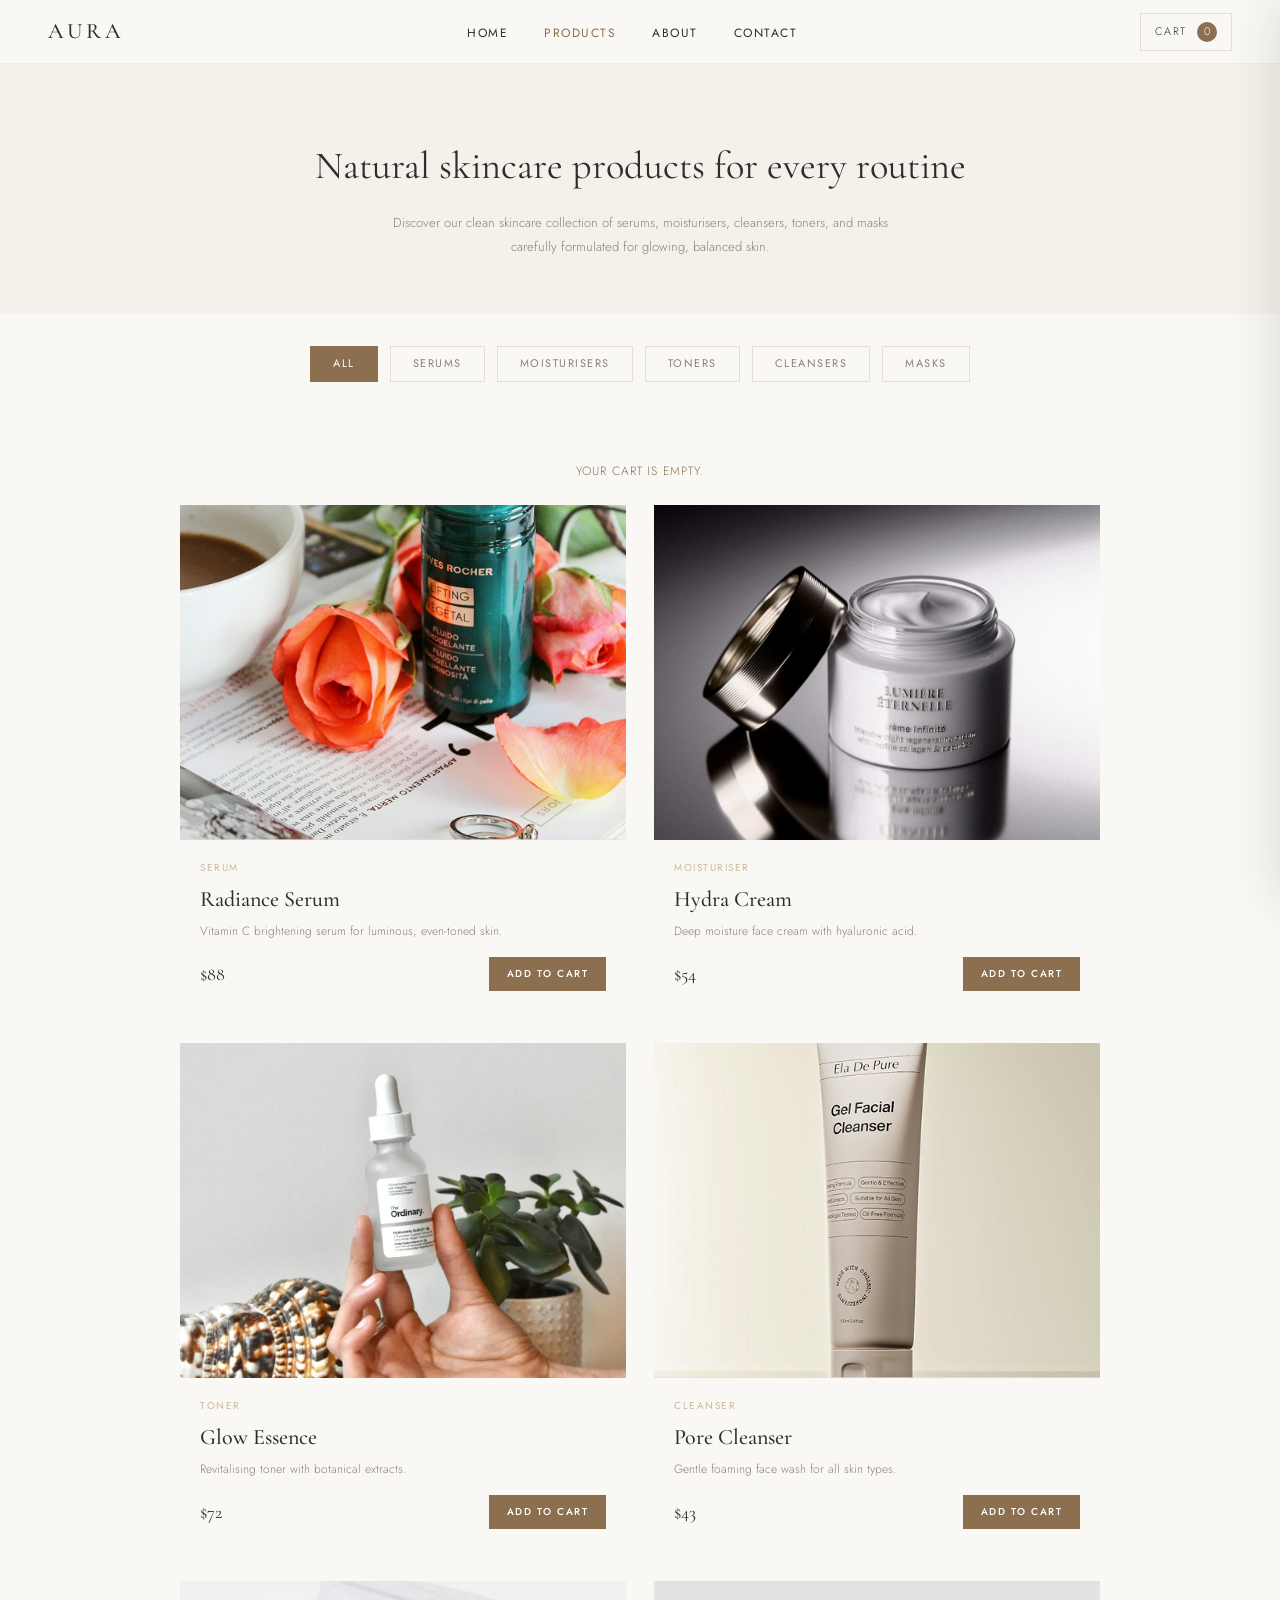
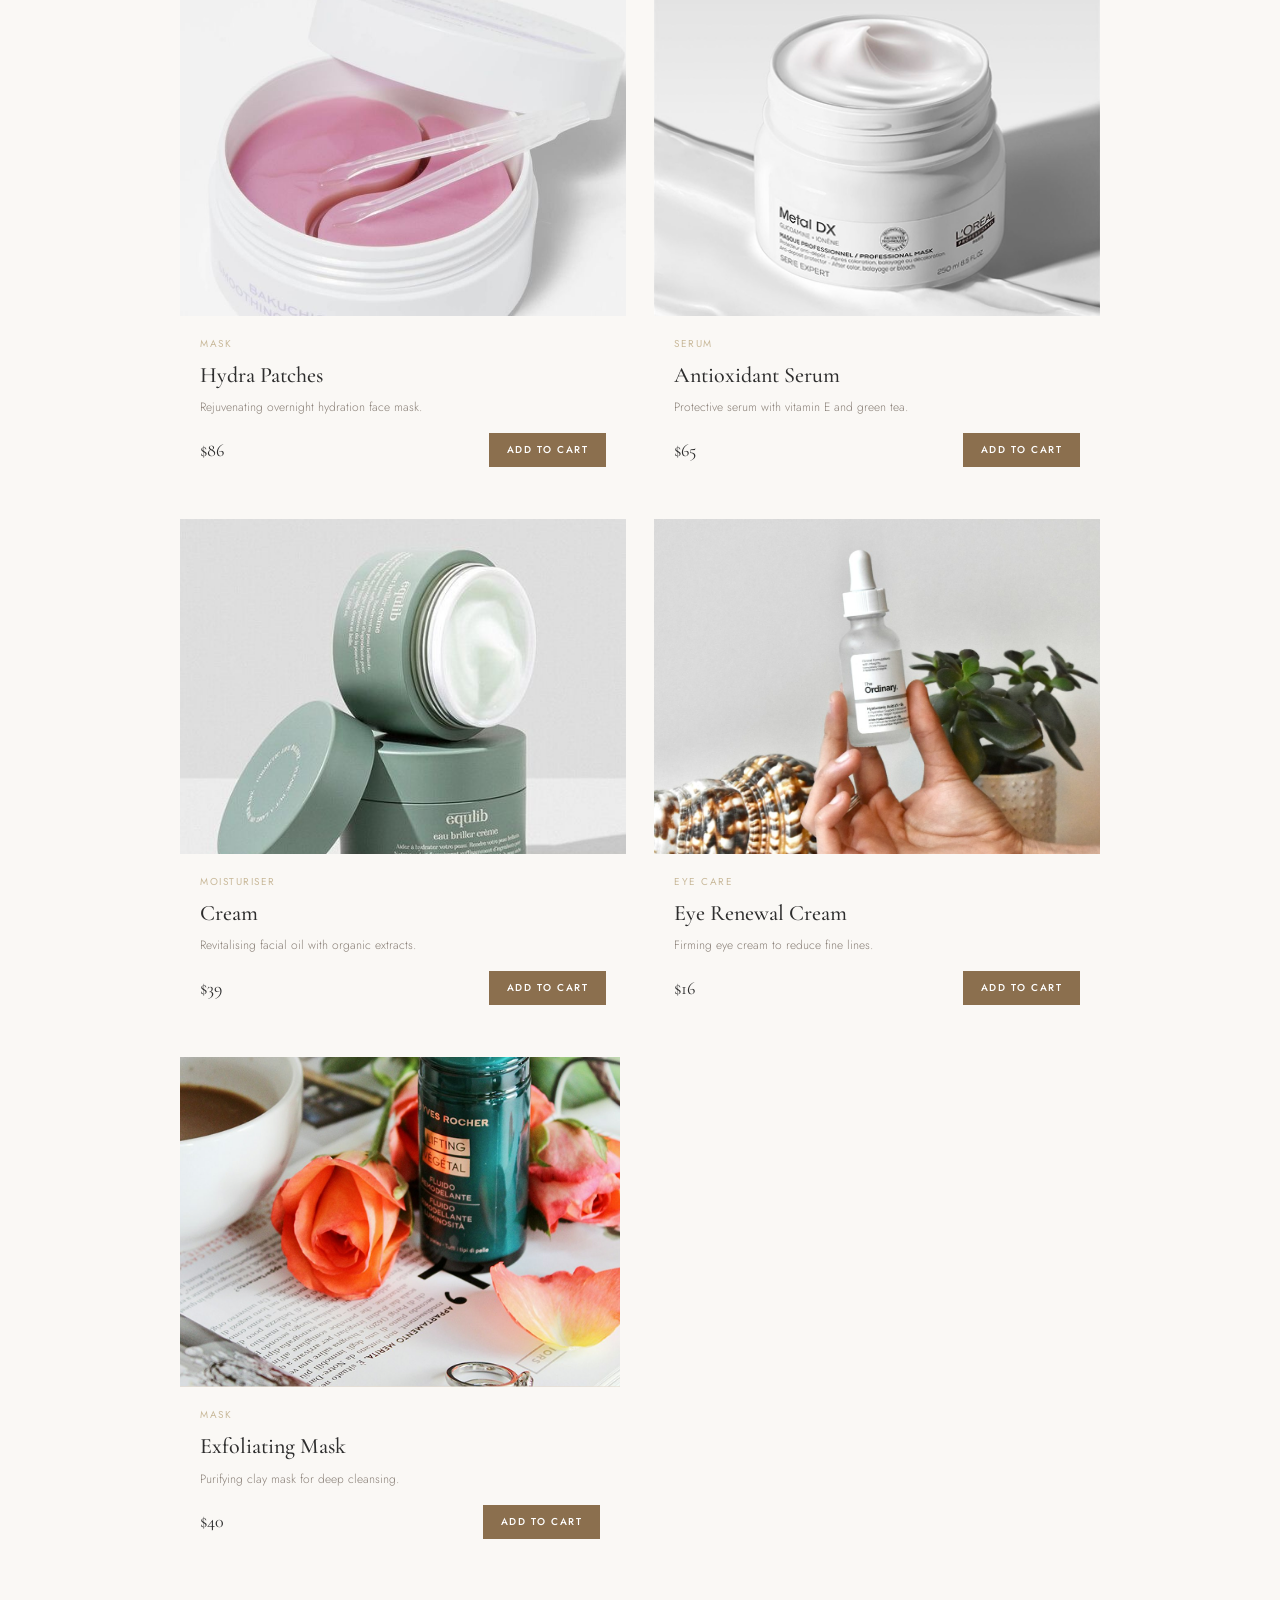
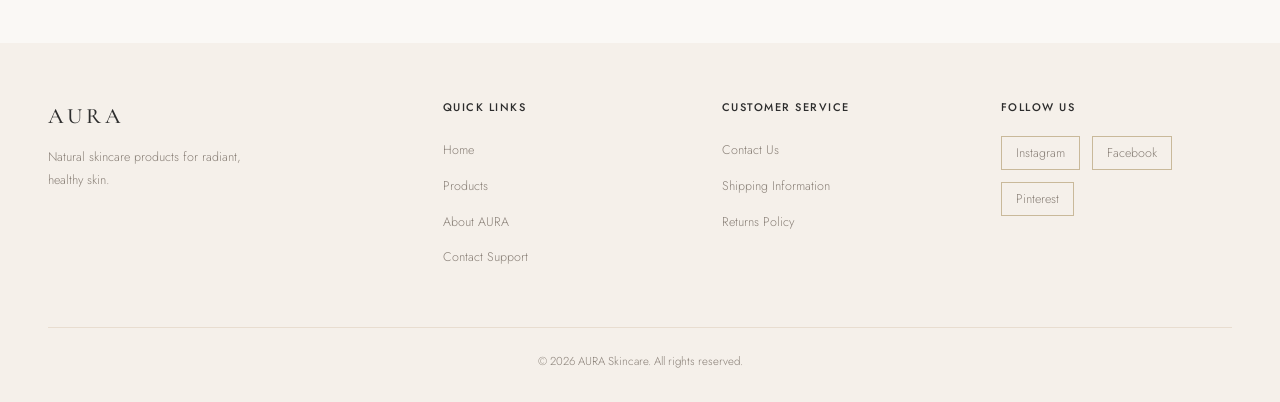
<file: products.html>
<!DOCTYPE html>
<html lang="en">
<head>
<meta charset="UTF-8">
<meta name="viewport" content="width=device-width, initial-scale=1.0">
<meta name="description" content="Browse AURA natural skincare products including vitamin C serum, moisturisers, cleansers, toners, and face masks for radiant, healthy skin.">
<meta name="keywords" content="skincare products, natural skincare products, vitamin C serum, hydrating moisturiser, face cleanser, face mask, botanical toner">
<title>AURA Products | Natural Skincare Collection</title>
<link rel="stylesheet" href="style.css">
<style>
  .page-hero {
    background: var(--cream);
    padding: 72px 48px 56px;
    text-align: center;
  }

  .filter-bar {
    display: flex;
    justify-content: center;
    gap: 12px;
    flex-wrap: wrap;
    padding: 32px 48px 0;
    background: var(--warm-white);
  }
  .filter-btn {
    padding: 8px 22px;
    font-family: var(--font-body);
    font-size: 11px;
    letter-spacing: 1.5px;
    text-transform: uppercase;
    font-weight: 400;
    border: 1px solid var(--sand);
    background: transparent;
    color: var(--text-muted);
    cursor: pointer;
    transition: all 0.2s;
  }
  .filter-btn:hover,
  .filter-btn.active {
    background: var(--brown);
    color: white;
    border-color: var(--brown);
  }

  .products-section { background: var(--warm-white); }
  .products-grid-2col {
    display: grid;
    grid-template-columns: repeat(2, 1fr);
    gap: 28px;
    max-width: 920px;
    margin: 0 auto;
  }
  .product-card .product-card-img { aspect-ratio: 4 / 3; }
  .product-card.full {
    grid-column: 1 / -1;
    max-width: 440px;
  }

  @media (max-width: 900px) {
    .page-hero { padding: 56px 24px 40px; }
    .filter-bar { padding: 24px 24px 0; }
    .products-section { padding: 40px 24px 56px; }
  }
  @media (max-width: 580px) {
    .products-grid-2col { grid-template-columns: 1fr; }
    .product-card.full {
      max-width: 100%;
      grid-column: auto;
    }
    .filter-bar {
      padding: 20px 20px 0;
      gap: 8px;
    }
    .page-hero { padding: 48px 20px 32px; }
  }
</style>
</head>
<body>
<a class="skip-link" href="#main-content">Skip to main content</a>

<header class="site-header">
  <nav aria-label="Primary navigation">
    <a href="index.html" class="nav-logo">AURA</a>
    <ul class="nav-links" id="primaryMenu">
      <li><a href="index.html">Home</a></li>
      <li><a href="products.html" class="active">Products</a></li>
      <li><a href="about.html">About</a></li>
      <li><a href="contact.html">Contact</a></li>
    </ul>
    <div class="nav-actions">
      <button class="cart-toggle" type="button" aria-label="Open shopping cart">
        Cart <span class="cart-count">0</span>
      </button>
      <button class="menu-toggle" type="button" aria-label="Open navigation menu" aria-controls="primaryMenu" aria-expanded="false">
        <span></span>
        <span></span>
        <span></span>
      </button>
    </div>
  </nav>
</header>

<aside class="cart-drawer" aria-label="Shopping cart">
  <div class="cart-drawer-header">
    <h2>Your Cart</h2>
    <button class="cart-close" type="button" aria-label="Close shopping cart">×</button>
  </div>
  <div class="cart-items">
    <p class="cart-empty">Your cart is empty.</p>
  </div>
  <div class="cart-summary">
    <span>Total</span>
    <strong class="cart-total">$0</strong>
  </div>
  <button class="btn-primary clear-cart" type="button">Clear Cart</button>
</aside>
<div class="cart-overlay"></div>

<main class="page-wrap" id="main-content">
  <section class="page-hero" aria-labelledby="products-title">
    <h1 class="section-title" id="products-title" style="margin-bottom:14px;">Natural skincare products for every routine</h1>
    <p class="section-sub" style="margin-bottom:0;">Discover our clean skincare collection of serums, moisturisers, cleansers, toners, and masks carefully formulated for glowing, balanced skin.</p>
  </section>

  <div class="filter-bar" aria-label="Filter skincare products by category">
    <button class="filter-btn active" type="button" data-filter="all">All</button>
    <button class="filter-btn" type="button" data-filter="serum">Serums</button>
    <button class="filter-btn" type="button" data-filter="moisturiser">Moisturisers</button>
    <button class="filter-btn" type="button" data-filter="toner">Toners</button>
    <button class="filter-btn" type="button" data-filter="cleanser">Cleansers</button>
    <button class="filter-btn" type="button" data-filter="mask">Masks</button>
  </div>

  <section class="products-section">
    <p class="cart-status" aria-live="polite">Your cart is empty.</p>
    <div class="products-grid-2col" id="productsGrid">
      <article class="product-card" data-cat="serum">
        <img src="images/mask.png" class="product-card-img" alt="Radiance Serum skincare bottle with vitamin C brightening formula" loading="lazy">
        <div class="product-card-body">
          <div class="product-badge">Serum</div>
          <h2 class="product-name">Radiance Serum</h2>
          <p class="product-desc">Vitamin C brightening serum for luminous, even-toned skin.</p>
          <div class="product-footer">
            <span class="product-price">$88</span>
            <button class="btn-cart" type="button" aria-label="Add Radiance Serum to cart">Add to Cart</button>
          </div>
        </div>
      </article>

      <article class="product-card" data-cat="moisturiser">
        <img src="images/glasscream.jpg" class="product-card-img" alt="Hydra Cream moisturiser with deep moisture skincare formula" loading="lazy">
        <div class="product-card-body">
          <div class="product-badge">Moisturiser</div>
          <h2 class="product-name">Hydra Cream</h2>
          <p class="product-desc">Deep moisture face cream with hyaluronic acid.</p>
          <div class="product-footer">
            <span class="product-price">$54</span>
            <button class="btn-cart" type="button" aria-label="Add Hydra Cream to cart">Add to Cart</button>
          </div>
        </div>
      </article>

      <article class="product-card" data-cat="toner">
        <img src="images/ordinary.jpg" class="product-card-img" alt="Glow Essence botanical toner for natural skincare routines" loading="lazy">
        <div class="product-card-body">
          <div class="product-badge">Toner</div>
          <h2 class="product-name">Glow Essence</h2>
          <p class="product-desc">Revitalising toner with botanical extracts.</p>
          <div class="product-footer">
            <span class="product-price">$72</span>
            <button class="btn-cart" type="button" aria-label="Add Glow Essence toner to cart">Add to Cart</button>
          </div>
        </div>
      </article>

      <article class="product-card" data-cat="cleanser">
        <img src="images/clean.png" class="product-card-img" alt="Pore Cleanser face wash for gentle daily cleansing" loading="lazy">
        <div class="product-card-body">
          <div class="product-badge">Cleanser</div>
          <h2 class="product-name">Pore Cleanser</h2>
          <p class="product-desc">Gentle foaming face wash for all skin types.</p>
          <div class="product-footer">
            <span class="product-price">$43</span>
            <button class="btn-cart" type="button" aria-label="Add Pore Cleanser to cart">Add to Cart</button>
          </div>
        </div>
      </article>

      <article class="product-card" data-cat="mask">
        <img src="images/patches.jpg" class="product-card-img" alt="Hydra Patches overnight face mask for intense hydration" loading="lazy">
        <div class="product-card-body">
          <div class="product-badge">Mask</div>
          <h2 class="product-name">Hydra Patches</h2>
          <p class="product-desc">Rejuvenating overnight hydration face mask.</p>
          <div class="product-footer">
            <span class="product-price">$86</span>
            <button class="btn-cart" type="button" aria-label="Add Hydra Patches mask to cart">Add to Cart</button>
          </div>
        </div>
      </article>

      <article class="product-card" data-cat="serum">
        <img src="images/whitecream.png" class="product-card-img" alt="Antioxidant Serum with vitamin E and green tea extract" loading="lazy">
        <div class="product-card-body">
          <div class="product-badge">Serum</div>
          <h2 class="product-name">Antioxidant Serum</h2>
          <p class="product-desc">Protective serum with vitamin E and green tea.</p>
          <div class="product-footer">
            <span class="product-price">$65</span>
            <button class="btn-cart" type="button" aria-label="Add Antioxidant Serum to cart">Add to Cart</button>
          </div>
        </div>
      </article>

      <article class="product-card" data-cat="moisturiser">
        <img src="images/greencream.jpg" class="product-card-img" alt="AURA Cream moisturiser with organic facial care ingredients" loading="lazy">
        <div class="product-card-body">
          <div class="product-badge">Moisturiser</div>
          <h2 class="product-name">Cream</h2>
          <p class="product-desc">Revitalising facial oil with organic extracts.</p>
          <div class="product-footer">
            <span class="product-price">$39</span>
            <button class="btn-cart" type="button" aria-label="Add AURA Cream moisturiser to cart">Add to Cart</button>
          </div>
        </div>
      </article>

      <article class="product-card" data-cat="serum">
        <img src="images/ordinary.jpg" class="product-card-img" alt="Eye Renewal Cream designed to reduce fine lines around the eyes" loading="lazy">
        <div class="product-card-body">
          <div class="product-badge">Eye Care</div>
          <h2 class="product-name">Eye Renewal Cream</h2>
          <p class="product-desc">Firming eye cream to reduce fine lines.</p>
          <div class="product-footer">
            <span class="product-price">$16</span>
            <button class="btn-cart" type="button" aria-label="Add Eye Renewal Cream to cart">Add to Cart</button>
          </div>
        </div>
      </article>

      <article class="product-card full" data-cat="mask">
        <img src="images/mask.png" class="product-card-img" alt="Exfoliating clay face mask for deep cleansing and smooth texture" loading="lazy">
        <div class="product-card-body">
          <div class="product-badge">Mask</div>
          <h2 class="product-name">Exfoliating Mask</h2>
          <p class="product-desc">Purifying clay mask for deep cleansing.</p>
          <div class="product-footer">
            <span class="product-price">$40</span>
            <button class="btn-cart" type="button" aria-label="Add Exfoliating Mask to cart">Add to Cart</button>
          </div>
        </div>
      </article>
    </div>
  </section>
</main>

<footer>
  <div class="footer-grid">
    <div class="footer-brand">
      <a href="index.html" class="nav-logo">AURA</a>
      <p>Natural skincare products for radiant, healthy skin.</p>
    </div>
    <div class="footer-col">
      <h2>Quick Links</h2>
      <ul>
        <li><a href="index.html">Home</a></li>
        <li><a href="products.html">Products</a></li>
        <li><a href="about.html">About AURA</a></li>
        <li><a href="contact.html">Contact Support</a></li>
      </ul>
    </div>
    <div class="footer-col">
      <h2>Customer Service</h2>
      <ul>
        <li><a href="contact.html">Contact Us</a></li>
        <li><a href="contact.html#shipping-information">Shipping Information</a></li>
        <li><a href="contact.html#returns-policy">Returns Policy</a></li>
      </ul>
    </div>
    <div class="footer-col">
      <h2>Follow Us</h2>
      <div class="social-links">
        <a href="https://www.instagram.com/" class="social-link" aria-label="Visit AURA on Instagram">Instagram</a>
        <a href="https://www.facebook.com/" class="social-link" aria-label="Visit AURA on Facebook">Facebook</a>
        <a href="https://www.pinterest.com/" class="social-link" aria-label="Visit AURA on Pinterest">Pinterest</a>
      </div>
    </div>
  </div>
  <div class="footer-bottom">© 2026 AURA Skincare. All rights reserved.</div>
</footer>

<script src="script.js"></script>
</body>
</html>
</file>
<file: style.css>
@import url('https://fonts.googleapis.com/css2?family=Cormorant+Garamond:ital,wght@0,300;0,400;0,500;0,600;1,300;1,400&family=Jost:wght@300;400;500;600&display=swap');

:root {
  --cream: #f5f0ea;
  --warm-white: #faf8f5;
  --sand: #e8ddd0;
  --taupe: #c9b99a;
  --brown: #8b6f4e;
  --dark-brown: #5c4535;
  --charcoal: #2d2d2d;
  --text-muted: #8a8078;
  --gold: #b8956a;
  --font-display: 'Cormorant Garamond', Georgia, serif;
  --font-body: 'Jost', sans-serif;
}

* {
  margin: 0;
  padding: 0;
  box-sizing: border-box;
}

html {
  scroll-behavior: smooth;
}

body {
  font-family: var(--font-body);
  background: var(--warm-white);
  color: var(--charcoal);
  font-weight: 300;
  line-height: 1.6;
}

img {
  display: block;
  max-width: 100%;
}

button,
input,
select,
textarea {
  font: inherit;
}

.skip-link {
  position: absolute;
  left: 16px;
  top: -48px;
  z-index: 300;
  padding: 10px 16px;
  color: #fff;
  background: var(--dark-brown);
  text-decoration: none;
  transition: top 0.2s ease;
}

.skip-link:focus {
  top: 16px;
}

.visually-hidden {
  position: absolute;
  width: 1px;
  height: 1px;
  padding: 0;
  margin: -1px;
  overflow: hidden;
  clip: rect(0, 0, 0, 0);
  white-space: nowrap;
  border: 0;
}

.site-header {
  position: sticky;
  top: 0;
  z-index: 100;
}

nav {
  background: rgba(250, 248, 245, 0.96);
  backdrop-filter: blur(8px);
  border-bottom: 1px solid rgba(201, 185, 154, 0.2);
  display: flex;
  align-items: center;
  justify-content: space-between;
  flex-wrap: wrap;
  gap: 16px;
  padding: 0 48px;
  min-height: 64px;
}

.nav-logo {
  font-family: var(--font-display);
  font-size: 22px;
  font-weight: 500;
  letter-spacing: 4px;
  color: var(--charcoal);
  text-decoration: none;
}

.nav-links {
  display: flex;
  gap: 36px;
  flex-wrap: wrap;
  list-style: none;
}

.nav-links a {
  font-size: 12px;
  letter-spacing: 1.5px;
  text-transform: uppercase;
  color: var(--charcoal);
  text-decoration: none;
  font-weight: 400;
  transition: color 0.2s;
}

.nav-links a:hover,
.nav-links a.active {
  color: var(--brown);
}

.nav-actions {
  display: flex;
  align-items: center;
  gap: 12px;
}

.cart-toggle,
.menu-toggle,
.cart-close {
  background: transparent;
  border: 1px solid var(--sand);
  color: var(--charcoal);
  cursor: pointer;
}

.cart-toggle {
  min-height: 38px;
  padding: 0 14px;
  font-size: 11px;
  letter-spacing: 1.5px;
  text-transform: uppercase;
}

.cart-count {
  display: inline-flex;
  align-items: center;
  justify-content: center;
  min-width: 20px;
  height: 20px;
  margin-left: 6px;
  border-radius: 50%;
  background: var(--brown);
  color: white;
  font-size: 11px;
  letter-spacing: 0;
}

.menu-toggle {
  display: none;
  width: 40px;
  height: 38px;
  align-items: center;
  justify-content: center;
  flex-direction: column;
  gap: 5px;
}

.menu-toggle span {
  width: 18px;
  height: 1.5px;
  background: var(--charcoal);
  transition: transform 0.2s, opacity 0.2s;
}

.menu-toggle.is-open span:nth-child(1) {
  transform: translateY(6.5px) rotate(45deg);
}

.menu-toggle.is-open span:nth-child(2) {
  opacity: 0;
}

.menu-toggle.is-open span:nth-child(3) {
  transform: translateY(-6.5px) rotate(-45deg);
}

.page-wrap {
  min-height: calc(100vh - 64px);
}

.btn-primary {
  display: inline-block;
  background: var(--brown);
  color: white;
  padding: 14px 32px;
  font-size: 11px;
  letter-spacing: 2px;
  text-transform: uppercase;
  font-weight: 500;
  border: none;
  cursor: pointer;
  transition: background 0.25s, transform 0.2s;
  text-decoration: none;
}

.btn-primary:hover {
  background: var(--dark-brown);
  transform: translateY(-1px);
}

.btn-outline {
  display: inline-block;
  background: transparent;
  color: var(--brown);
  padding: 13px 32px;
  font-size: 11px;
  letter-spacing: 2px;
  text-transform: uppercase;
  font-weight: 500;
  border: 1px solid var(--brown);
  cursor: pointer;
  transition: all 0.25s;
  text-decoration: none;
}

.btn-outline:hover {
  background: var(--brown);
  color: white;
}

section {
  padding: 80px 48px;
}

.section-title {
  font-family: var(--font-display);
  font-size: clamp(28px, 3vw, 40px);
  font-weight: 400;
  text-align: center;
  margin-bottom: 12px;
  color: var(--charcoal);
}

.section-sub {
  text-align: center;
  font-size: 13px;
  color: var(--text-muted);
  margin-bottom: 56px;
  max-width: 520px;
  margin-left: auto;
  margin-right: auto;
  line-height: 1.8;
}

.center {
  text-align: center;
}

.product-card {
  background: var(--warm-white);
  overflow: hidden;
  transition: transform 0.3s, box-shadow 0.3s;
}

.product-card:hover {
  transform: translateY(-4px);
  box-shadow: 0 12px 40px rgba(0, 0, 0, 0.08);
}

.product-card-img {
  width: 100%;
  aspect-ratio: 1;
  object-fit: cover;
  background: var(--sand);
}

.product-card-body {
  padding: 20px 20px 24px;
}

.product-badge {
  font-size: 10px;
  letter-spacing: 1.5px;
  text-transform: uppercase;
  color: var(--taupe);
  margin-bottom: 6px;
  font-weight: 400;
}

.product-name {
  font-family: var(--font-display);
  font-size: 22px;
  font-weight: 500;
  margin-bottom: 4px;
  color: var(--charcoal);
}

.product-desc {
  font-size: 12px;
  color: var(--text-muted);
  margin-bottom: 16px;
  line-height: 1.7;
}

.product-footer {
  display: flex;
  align-items: center;
  justify-content: space-between;
  gap: 16px;
}

.product-price {
  font-family: var(--font-display);
  font-size: 18px;
  font-weight: 400;
  color: var(--charcoal);
}

.cart-status {
  max-width: 1100px;
  margin: 0 auto 24px;
  color: var(--brown);
  font-size: 12px;
  letter-spacing: 0.08em;
  text-align: center;
  text-transform: uppercase;
}

.btn-cart {
  background: var(--brown);
  color: white;
  border: none;
  padding: 9px 18px;
  font-size: 10px;
  letter-spacing: 1.5px;
  text-transform: uppercase;
  cursor: pointer;
  font-weight: 500;
  transition: background 0.2s;
}

.btn-cart:hover {
  background: var(--dark-brown);
}

.btn-cart.added {
  background: var(--dark-brown);
}

.product-card.is-hidden {
  display: none;
}

.cart-drawer {
  position: fixed;
  top: 0;
  right: 0;
  z-index: 250;
  width: min(100%, 380px);
  height: 100vh;
  background: var(--warm-white);
  box-shadow: -18px 0 50px rgba(45, 45, 45, 0.16);
  padding: 28px;
  transform: translateX(105%);
  transition: transform 0.25s ease;
  display: flex;
  flex-direction: column;
}

.cart-drawer.is-open {
  transform: translateX(0);
}

.cart-overlay {
  position: fixed;
  inset: 0;
  z-index: 220;
  background: rgba(45, 45, 45, 0.32);
  opacity: 0;
  pointer-events: none;
  transition: opacity 0.25s ease;
}

.cart-overlay.is-open {
  opacity: 1;
  pointer-events: auto;
}

.cart-drawer-header {
  display: flex;
  align-items: center;
  justify-content: space-between;
  gap: 16px;
  padding-bottom: 20px;
  border-bottom: 1px solid var(--sand);
}

.cart-drawer-header h2 {
  font-family: var(--font-display);
  font-size: 28px;
  font-weight: 400;
}

.cart-close {
  width: 36px;
  height: 36px;
  font-size: 24px;
  line-height: 1;
}

.cart-items {
  flex: 1;
  overflow-y: auto;
  padding: 22px 0;
}

.cart-empty {
  color: var(--text-muted);
  font-size: 13px;
  text-align: center;
  margin-top: 40px;
}

.cart-item {
  display: grid;
  grid-template-columns: 1fr auto;
  gap: 8px 16px;
  padding: 16px 0;
  border-bottom: 1px solid var(--sand);
}

.cart-item-name {
  font-family: var(--font-display);
  font-size: 19px;
  color: var(--charcoal);
}

.cart-item-price,
.cart-item-quantity {
  color: var(--text-muted);
  font-size: 12px;
}

.cart-remove {
  grid-row: span 2;
  align-self: center;
  background: transparent;
  border: 1px solid var(--sand);
  color: var(--brown);
  cursor: pointer;
  font-size: 11px;
  letter-spacing: 1.2px;
  padding: 8px 10px;
  text-transform: uppercase;
}

.cart-summary {
  display: flex;
  align-items: center;
  justify-content: space-between;
  padding: 18px 0;
  border-top: 1px solid var(--sand);
  color: var(--charcoal);
}

.cart-summary span {
  font-size: 12px;
  letter-spacing: 1.5px;
  text-transform: uppercase;
}

.cart-total {
  font-family: var(--font-display);
  font-size: 24px;
  font-weight: 500;
}

.clear-cart {
  width: 100%;
}

footer {
  background: var(--cream);
  padding: 56px 48px 32px;
}

.footer-grid {
  display: grid;
  grid-template-columns: 1.5fr 1fr 1fr 1fr;
  gap: 48px;
  margin-bottom: 48px;
}

.footer-brand p {
  font-size: 12.5px;
  color: var(--text-muted);
  line-height: 1.8;
  margin-top: 12px;
  max-width: 220px;
}

.footer-col h2 {
  font-size: 11px;
  letter-spacing: 1.5px;
  text-transform: uppercase;
  font-weight: 500;
  margin-bottom: 20px;
  color: var(--charcoal);
  font-family: var(--font-body);
}

.footer-col ul {
  list-style: none;
}

.footer-col li {
  margin-bottom: 10px;
}

.footer-col a {
  font-size: 12.5px;
  color: var(--text-muted);
  text-decoration: none;
  transition: color 0.2s;
}

.footer-col a:hover {
  color: var(--brown);
}

.social-links {
  display: flex;
  flex-wrap: wrap;
  gap: 12px;
}

.social-link {
  min-height: 34px;
  padding: 0 14px;
  border: 1px solid var(--taupe);
  display: inline-flex;
  align-items: center;
  justify-content: center;
  color: var(--text-muted);
  text-decoration: none;
  font-size: 12px;
  transition: all 0.2s;
}

.social-link:hover {
  border-color: var(--brown);
  color: var(--brown);
}

.footer-bottom {
  border-top: 1px solid var(--sand);
  padding-top: 24px;
  font-size: 11.5px;
  color: var(--text-muted);
  text-align: center;
}

.newsletter-section {
  background: var(--charcoal);
  padding: 80px 48px;
  text-align: center;
}

.newsletter-section .section-title {
  color: white;
}

.newsletter-section .section-sub {
  color: rgba(255, 255, 255, 0.55);
}

.newsletter-form {
  display: flex;
  gap: 0;
  max-width: 520px;
  margin: 0 auto;
}

.newsletter-form input {
  flex: 1;
  padding: 14px 20px;
  border: none;
  background: rgba(255, 255, 255, 0.1);
  color: white;
  font-size: 13px;
  outline: none;
}

.newsletter-form input::placeholder {
  color: rgba(255, 255, 255, 0.4);
}

.form-note {
  margin-top: 18px;
  text-align: center;
  font-size: 12px;
  color: var(--text-muted);
}

a:focus-visible,
button:focus-visible,
input:focus-visible,
textarea:focus-visible,
select:focus-visible {
  outline: 2px solid var(--brown);
  outline-offset: 3px;
}

@media (max-width: 900px) {
  nav {
    padding: 14px 24px;
    min-height: 64px;
    align-items: center;
  }

  .nav-links {
    gap: 18px;
    justify-content: flex-end;
  }

  section {
    padding: 56px 24px;
  }

  footer {
    padding: 48px 24px 24px;
  }

  .footer-grid {
    grid-template-columns: 1fr 1fr;
    gap: 36px;
  }

  .newsletter-section {
    padding: 56px 24px;
  }

  .newsletter-form {
    flex-direction: column;
    gap: 12px;
  }
}

@media (max-width: 580px) {
  nav {
    min-height: 56px;
    padding: 12px 20px;
  }

  .nav-links {
    display: none;
    width: 100%;
    flex-direction: column;
    gap: 16px;
    padding: 18px 0 8px;
    justify-content: flex-start;
    order: 3;
  }

  .nav-links.is-open {
    display: flex;
  }

  .nav-actions {
    margin-left: auto;
  }

  .menu-toggle {
    display: inline-flex;
  }

  .page-wrap {
    min-height: calc(100vh - 56px);
  }

  .footer-grid {
    grid-template-columns: 1fr;
  }

  section {
    padding: 48px 20px;
  }

  .cart-drawer {
    padding: 22px;
  }
}
</file>
